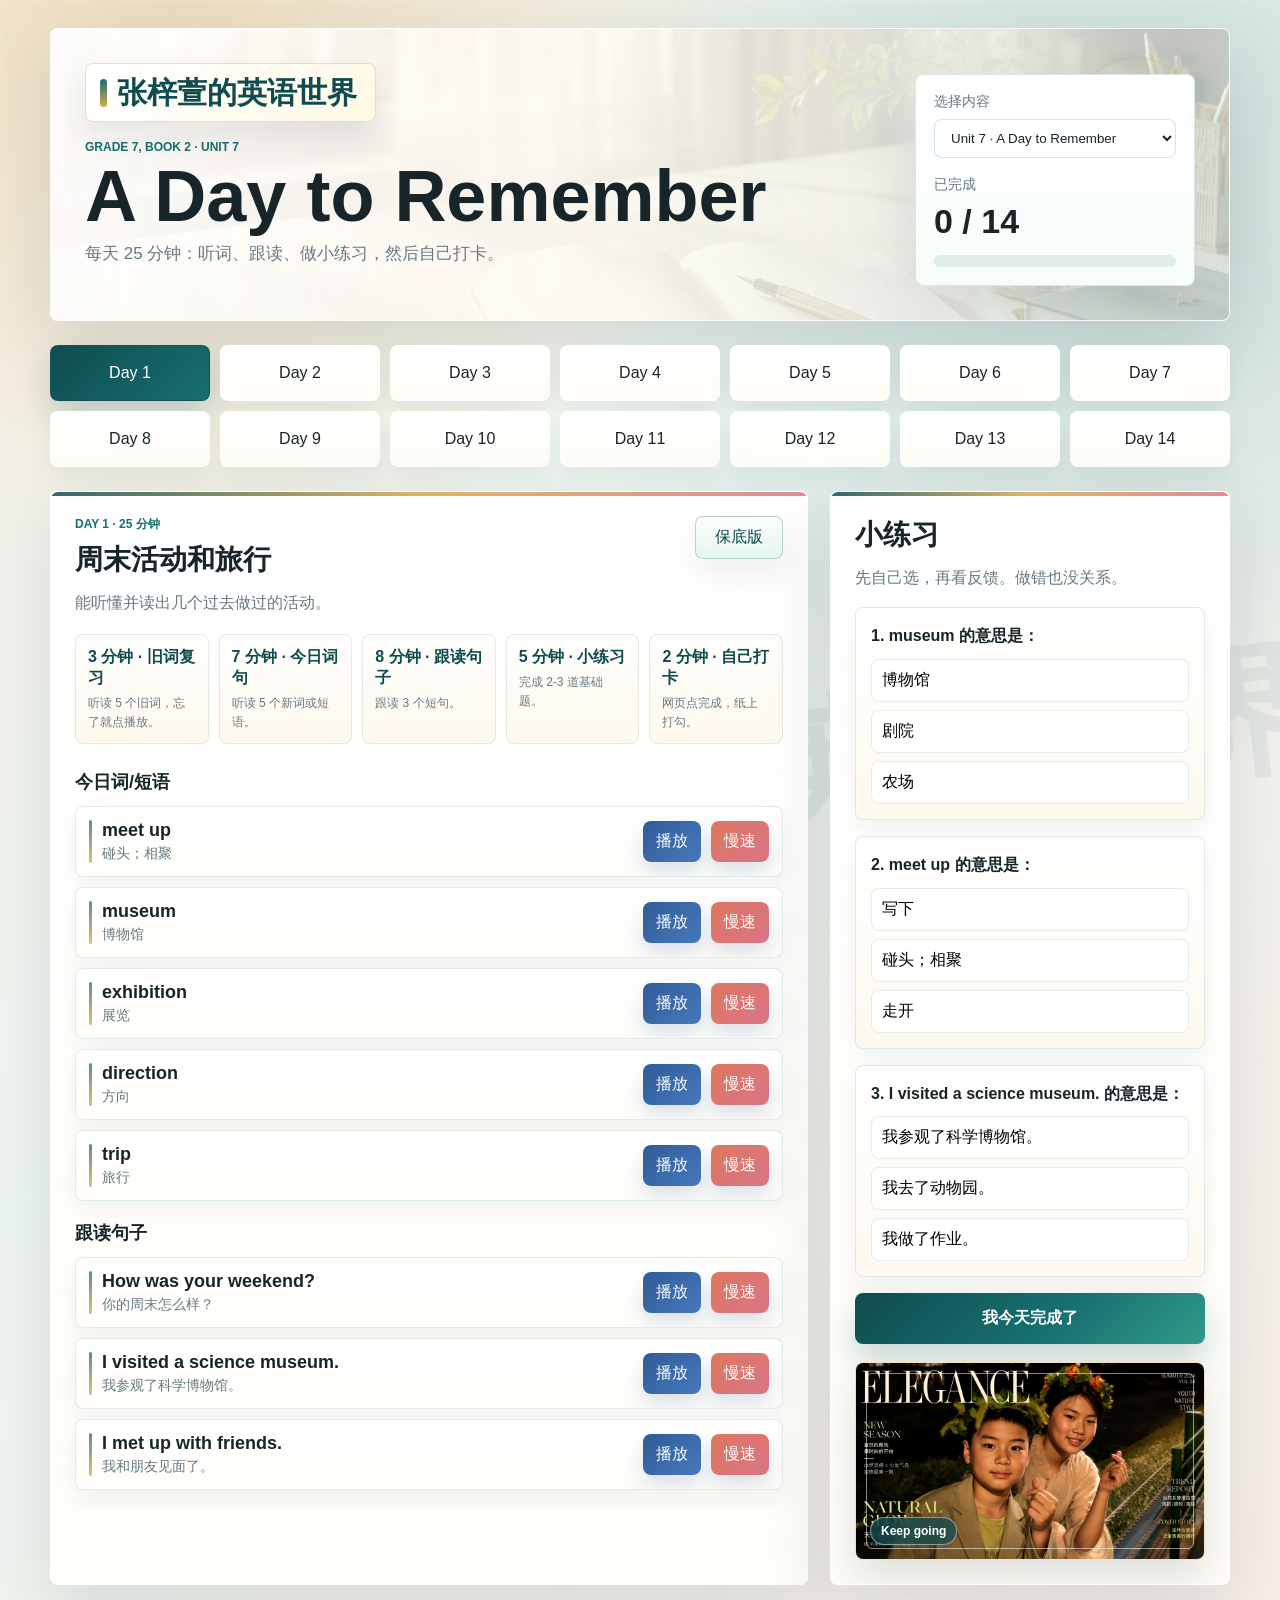
<file: web/index.html>
<!doctype html>
<html lang="zh-CN">
  <head>
    <meta charset="utf-8">
    <meta name="viewport" content="width=device-width, initial-scale=1">
    <title>English Check-in</title>
    <link rel="preload" href="assets/premium-study-bg-v2.jpg" as="image">
    <link rel="stylesheet" href="styles.css">
  </head>
  <body>
    <main class="app-shell">
      <header class="hero">
        <div>
          <p class="brand-banner">张梓萱的英语世界</p>
          <p class="eyebrow" id="unitMeta">Grade 7</p>
          <h1 id="unitTitle">English Check-in</h1>
          <p class="hero-copy" id="unitCopy">每天 25 分钟：听词、跟读、做 3 道小题，然后自己打卡。</p>
        </div>
        <div class="progress-panel" aria-label="学习进度">
          <label class="unit-picker-label" for="unitPicker">选择内容</label>
          <select id="unitPicker" class="unit-picker"></select>
          <span class="progress-label">已完成</span>
          <strong id="doneCount">0 / 7</strong>
          <div class="progress-track"><span id="progressBar"></span></div>
        </div>
      </header>

      <section class="day-tabs" id="dayTabs" aria-label="选择学习天数"></section>

      <section class="today-layout">
        <article class="lesson-card">
          <div class="lesson-heading">
            <div>
              <p class="eyebrow" id="lessonMeta">Day 1</p>
              <h2 id="lessonTitle">加载中</h2>
            </div>
            <button class="ghost-button" id="fallbackButton" type="button">保底版</button>
          </div>

          <p class="goal" id="lessonGoal"></p>
          <div class="fallback-panel" id="fallbackPanel" hidden></div>

          <div class="routine" id="routine"></div>

          <section class="block" id="reviewBlock" hidden>
            <h3>旧词复习</h3>
            <div class="chip-row" id="reviewList"></div>
          </section>

          <section class="block">
            <h3>今日词/短语</h3>
            <div class="item-list" id="termList"></div>
          </section>

          <section class="block">
            <h3>跟读句子</h3>
            <div class="item-list" id="sentenceList"></div>
          </section>
        </article>

        <aside class="practice-card">
          <h2>小练习</h2>
          <p class="practice-note">先自己选，再看反馈。做错也没关系。</p>
          <div id="quizList"></div>
          <button class="complete-button" id="completeButton" type="button">我今天完成了</button>
          <p class="complete-note" id="completeNote"></p>
          <figure class="web-photo-card">
            <img src="../print/assets/zixuan-cover.jpg" alt="张梓萱的英语学习照片">
          </figure>
        </aside>
      </section>
    </main>

    <div class="celebration" id="celebration" aria-hidden="true" aria-live="polite"></div>

    <script src="data/all-units.js"></script>
    <script src="app.js"></script>
  </body>
</html>
</file>
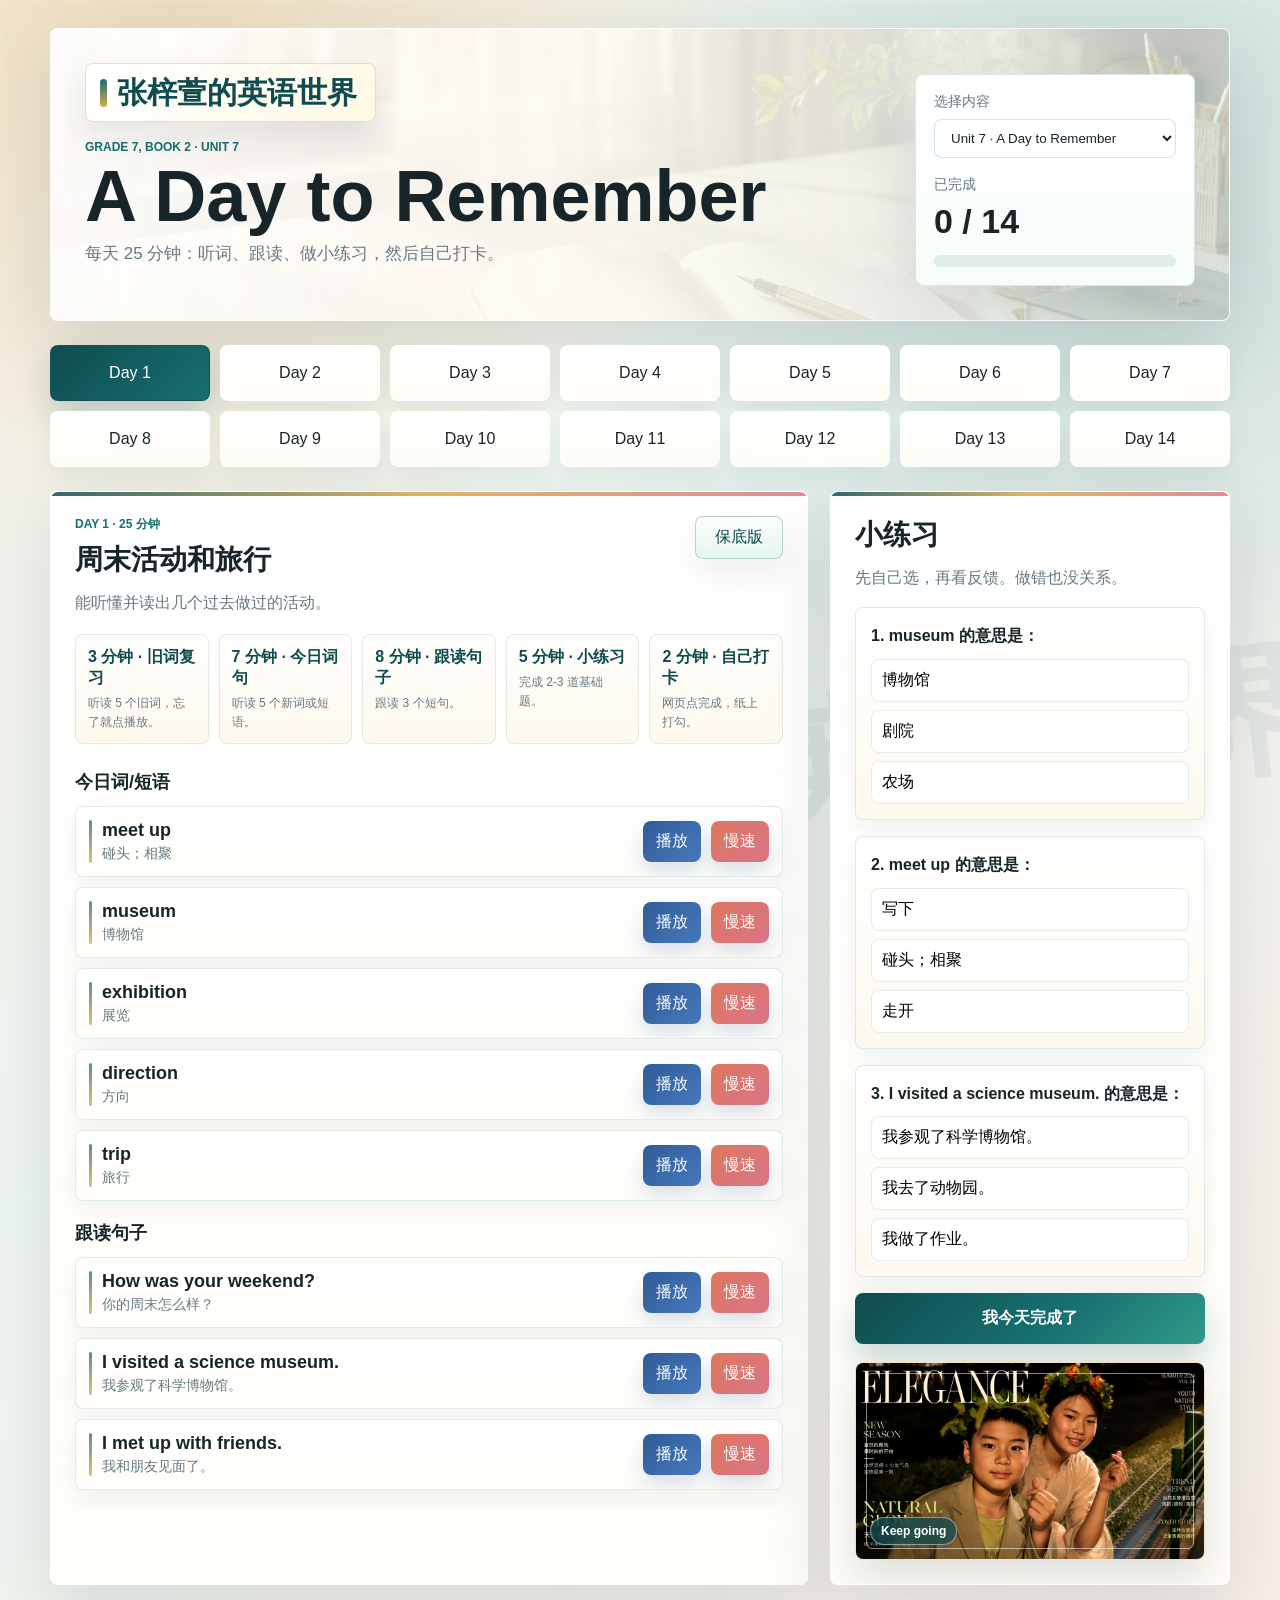
<file: English-Checkin.html>
<!doctype html>
<html lang="zh-CN">
  <head>
    <meta charset="utf-8">
    <meta name="viewport" content="width=device-width, initial-scale=1">
    <title>English Check-in</title>
    <link rel="preload" href="assets/premium-study-bg-v2.jpg" as="image">
    <style>
:root {
  --ink: #17252b;
  --muted: #667983;
  --paper: #fbf7ee;
  --surface: rgba(255, 255, 255, 0.88);
  --surface-strong: #ffffff;
  --line: rgba(45, 83, 86, 0.16);
  --teal: #176f70;
  --teal-deep: #0f4c51;
  --teal-soft: #e6f4ef;
  --gold: #d8a84f;
  --gold-soft: #fff4d7;
  --coral: #df765d;
  --blue: #355f9d;
  --rose: #d97688;
  --rose-soft: #ffe8ed;
  --mint: #c8eadb;
  --shadow: 0 24px 70px rgba(23, 37, 43, 0.13);
  --shadow-soft: 0 14px 34px rgba(23, 37, 43, 0.08);
}

* {
  box-sizing: border-box;
}

body {
  position: relative;
  margin: 0;
  overflow-x: hidden;
  color: var(--ink);
  background:
    radial-gradient(circle at 14% 0%, rgba(216, 168, 79, 0.28), transparent 29%),
    radial-gradient(circle at 88% 12%, rgba(23, 111, 112, 0.18), transparent 32%),
    linear-gradient(135deg, #f7f1e7 0%, #eef6f2 42%, #f8efe8 100%);
  font-family: "Microsoft YaHei", "Segoe UI", sans-serif;
}

body::before {
  content: "张梓萱的英语世界";
  position: fixed;
  right: -34px;
  bottom: 28px;
  z-index: -1;
  color: rgba(15, 76, 81, 0.06);
  font-size: clamp(48px, 11vw, 160px);
  font-weight: 900;
  letter-spacing: 0;
  transform: rotate(-7deg);
  white-space: nowrap;
}

body::after {
  content: "";
  position: fixed;
  inset: 0;
  z-index: -2;
  pointer-events: none;
  background:
    linear-gradient(rgba(255, 255, 255, 0.26) 1px, transparent 1px),
    linear-gradient(90deg, rgba(255, 255, 255, 0.22) 1px, transparent 1px);
  background-size: 44px 44px;
  mask-image: linear-gradient(to bottom, rgba(0, 0, 0, 0.52), transparent 72%);
}

button {
  font: inherit;
}

button,
select {
  -webkit-tap-highlight-color: transparent;
}

button:focus-visible,
select:focus-visible {
  outline: 3px solid rgba(216, 168, 79, 0.55);
  outline-offset: 3px;
}

[hidden] {
  display: none !important;
}

button,
.learn-item,
.routine-step,
.quiz-item,
.web-photo-card {
  transition:
    transform 160ms ease,
    border-color 160ms ease,
    box-shadow 160ms ease,
    background-color 160ms ease;
}

.app-shell {
  width: min(1180px, calc(100% - 32px));
  margin: 0 auto;
  padding: 28px 0 46px;
}

.hero {
  position: relative;
  overflow: hidden;
  display: grid;
  grid-template-columns: 1fr minmax(220px, 280px);
  gap: 24px;
  align-items: end;
  min-height: 280px;
  border: 1px solid rgba(255, 255, 255, 0.74);
  border-radius: 8px;
  background:
    linear-gradient(100deg, rgba(255, 255, 255, 0.94) 0%, rgba(255, 250, 239, 0.82) 44%, rgba(236, 247, 242, 0.74) 100%),
    radial-gradient(circle at 78% 18%, rgba(216, 168, 79, 0.24), transparent 28%),
    radial-gradient(circle at 88% 80%, rgba(23, 111, 112, 0.16), transparent 26%);
  box-shadow: var(--shadow);
  padding: 34px;
}

.hero::before {
  content: "";
  position: absolute;
  inset: 0;
  z-index: 0;
  background:
    radial-gradient(circle at 78% 18%, rgba(255, 255, 255, 0.72), transparent 20%),
    linear-gradient(90deg, rgba(255, 255, 255, 0.9), rgba(255, 255, 255, 0.28)),
    url("assets/premium-study-bg-v2.jpg");
  background-position: center;
  background-size: cover;
  opacity: 0.34;
}

.hero::after {
  content: "";
  position: absolute;
  right: 34px;
  top: 28px;
  width: 118px;
  height: 118px;
  border: 1px solid rgba(216, 168, 79, 0.38);
  border-radius: 50%;
  background: radial-gradient(circle, rgba(255, 255, 255, 0.74), rgba(216, 168, 79, 0.12) 62%, transparent 63%);
  opacity: 0.86;
}

.hero > * {
  position: relative;
  z-index: 1;
}

.hero > div:first-child,
.progress-panel,
.day-tabs,
.lesson-card,
.practice-card {
  animation: softRise 620ms ease both;
}

.progress-panel {
  animation-delay: 80ms;
}

.day-tabs {
  animation-delay: 130ms;
}

.lesson-card {
  animation-delay: 190ms;
}

.practice-card {
  animation-delay: 250ms;
}

.eyebrow {
  margin: 0 0 8px;
  color: var(--teal);
  font-size: 12px;
  font-weight: 700;
  letter-spacing: 0;
  text-transform: uppercase;
}

.brand-banner {
  position: relative;
  display: inline-flex;
  align-items: center;
  gap: 10px;
  margin: 0 0 18px;
  border: 1px solid rgba(216, 168, 79, 0.38);
  border-radius: 8px;
  background:
    linear-gradient(135deg, rgba(255, 255, 255, 0.96), rgba(255, 247, 226, 0.9)),
    #fff;
  color: var(--teal-deep);
  padding: 12px 18px 12px 14px;
  font-size: clamp(20px, 3vw, 30px);
  font-weight: 900;
  line-height: 1.1;
  box-shadow: 0 16px 32px rgba(23, 37, 43, 0.11);
  isolation: isolate;
  overflow: hidden;
}

.brand-banner::before {
  content: "";
  width: 7px;
  height: 28px;
  border-radius: 999px;
  background: linear-gradient(180deg, var(--teal), var(--gold));
  flex: 0 0 auto;
}

.brand-banner::after {
  content: "";
  position: absolute;
  inset: 0 auto 0 -70px;
  z-index: -1;
  width: 58px;
  background: linear-gradient(100deg, transparent, rgba(255, 255, 255, 0.72), transparent);
  animation: badgeShine 5s ease-in-out infinite;
}

h1,
h2,
h3,
p {
  margin-top: 0;
}

h1 {
  margin-bottom: 10px;
  max-width: 780px;
  font-size: clamp(38px, 6vw, 72px);
  line-height: 0.95;
  letter-spacing: 0;
}

h2 {
  margin-bottom: 10px;
  font-size: 28px;
  letter-spacing: 0;
}

h3 {
  margin-bottom: 12px;
  font-size: 18px;
  letter-spacing: 0;
}

.hero-copy,
.goal,
.practice-note,
.complete-note {
  color: var(--muted);
  line-height: 1.7;
}

.hero-copy {
  max-width: 620px;
  font-size: 17px;
}

.fallback-panel {
  display: grid;
  gap: 8px;
  margin: 16px 0 20px;
  border: 1px solid rgba(233, 108, 76, 0.45);
  border-radius: 8px;
  background: #fff0ea;
  padding: 14px;
}

.fallback-panel strong {
  color: #87381f;
}

.fallback-panel span {
  color: var(--ink);
  line-height: 1.6;
}

.fallback-panel button {
  justify-self: start;
  border: 0;
  border-radius: 8px;
  background: var(--coral);
  color: #ffffff;
  cursor: pointer;
  padding: 10px 12px;
}

.progress-panel,
.lesson-card,
.practice-card {
  border: 1px solid rgba(255, 255, 255, 0.72);
  border-radius: 8px;
  background:
    linear-gradient(180deg, rgba(255, 255, 255, 0.94), rgba(255, 253, 247, 0.86)),
    var(--surface);
  box-shadow: var(--shadow);
  backdrop-filter: blur(18px);
}

.progress-panel {
  padding: 18px;
  border-color: rgba(23, 111, 112, 0.16);
  background:
    linear-gradient(180deg, rgba(255, 255, 255, 0.94), rgba(245, 252, 248, 0.88)),
    #ffffff;
}

.progress-label {
  display: block;
  margin-bottom: 8px;
  color: var(--muted);
  font-size: 14px;
}

.unit-picker-label {
  display: block;
  margin-bottom: 8px;
  color: var(--muted);
  font-size: 14px;
}

.unit-picker {
  width: 100%;
  margin-bottom: 18px;
  border: 1px solid rgba(23, 111, 112, 0.18);
  border-radius: 8px;
  background: rgba(255, 255, 255, 0.78);
  color: var(--ink);
  padding: 10px 12px;
  box-shadow: inset 0 1px 0 rgba(255, 255, 255, 0.78);
}

.progress-panel strong {
  display: block;
  margin-bottom: 14px;
  font-size: 34px;
}

.progress-track {
  height: 12px;
  overflow: hidden;
  border-radius: 999px;
  background: rgba(23, 111, 112, 0.11);
}

.progress-track span {
  display: block;
  width: 0%;
  height: 100%;
  border-radius: inherit;
  background: linear-gradient(90deg, var(--teal-deep), var(--teal), var(--gold));
  transition: width 680ms cubic-bezier(0.22, 1, 0.36, 1);
}

.progress-track.progress-bump {
  animation: progressBump 520ms ease;
}

.day-tabs {
  display: grid;
  grid-template-columns: repeat(7, minmax(0, 1fr));
  gap: 10px;
  margin: 24px 0;
}

.day-tab {
  position: relative;
  overflow: hidden;
  min-height: 56px;
  border: 1px solid rgba(255, 255, 255, 0.72);
  border-radius: 8px;
  color: var(--ink);
  background:
    linear-gradient(180deg, rgba(255, 255, 255, 0.94), rgba(255, 252, 244, 0.84)),
    var(--surface);
  cursor: pointer;
  box-shadow: 0 10px 24px rgba(23, 37, 43, 0.06);
}

.day-tab:hover {
  border-color: rgba(216, 168, 79, 0.56);
  box-shadow: 0 14px 30px rgba(23, 37, 43, 0.11);
  transform: translateY(-2px);
}

.day-tab.active {
  border-color: rgba(15, 76, 81, 0.6);
  color: #ffffff;
  background: linear-gradient(135deg, var(--teal-deep), var(--teal));
  box-shadow: 0 16px 34px rgba(15, 76, 81, 0.22);
}

.day-tab.done {
  border-color: rgba(216, 168, 79, 0.62);
  background: linear-gradient(135deg, #fff7dc, #ffffff);
}

.day-tab.done.active {
  background: linear-gradient(135deg, var(--teal), #2fa092);
}

.day-tab.done::before {
  content: "";
  position: absolute;
  top: 7px;
  right: 8px;
  width: 10px;
  height: 10px;
  background: var(--gold);
  clip-path: polygon(50% 0%, 62% 34%, 98% 35%, 69% 56%, 79% 91%, 50% 70%, 21% 91%, 31% 56%, 2% 35%, 38% 34%);
}

.day-tab.done::after {
  content: "完成";
  display: block;
  margin-top: 2px;
  font-size: 12px;
  color: inherit;
}

.today-layout {
  display: grid;
  grid-template-columns: minmax(0, 1fr) minmax(340px, 400px);
  gap: 22px;
}

.lesson-card,
.practice-card {
  position: relative;
  overflow: hidden;
  padding: 24px;
}

.lesson-card::before,
.practice-card::before {
  content: "";
  position: absolute;
  inset: 0 0 auto;
  height: 4px;
  background: linear-gradient(90deg, var(--teal-deep), var(--gold), var(--rose));
  opacity: 0.84;
}

.lesson-heading {
  display: flex;
  justify-content: space-between;
  gap: 16px;
  align-items: start;
}

.ghost-button {
  min-width: 88px;
  border: 1px solid rgba(23, 111, 112, 0.28);
  border-radius: 8px;
  color: var(--teal-deep);
  background:
    linear-gradient(180deg, rgba(255, 255, 255, 0.9), rgba(230, 244, 239, 0.9)),
    var(--teal-soft);
  cursor: pointer;
  padding: 10px 12px;
  box-shadow: var(--shadow-soft);
}

.routine {
  display: grid;
  grid-template-columns: repeat(5, minmax(0, 1fr));
  gap: 10px;
  margin: 18px 0 26px;
}

.routine-step {
  border: 1px solid rgba(23, 111, 112, 0.12);
  border-radius: 8px;
  padding: 12px;
  background:
    linear-gradient(180deg, rgba(255, 255, 255, 0.84), rgba(255, 250, 237, 0.72)),
    var(--paper);
}

.routine-step:hover,
.learn-item:hover,
.review-audio:hover,
.quiz-item:hover,
.web-photo-card:hover {
  border-color: rgba(25, 124, 122, 0.32);
  box-shadow: 0 12px 24px rgba(37, 49, 59, 0.09);
  transform: translateY(-2px);
}

.routine-step strong {
  display: block;
  margin-bottom: 4px;
  color: var(--teal-deep);
}

.routine-step span {
  color: var(--muted);
  font-size: 12px;
}

.block {
  margin-top: 20px;
}

.chip-row {
  display: grid;
  grid-template-columns: repeat(5, minmax(0, 1fr));
  gap: 8px;
}

.chip {
  border-radius: 999px;
  background: #edf1f5;
  padding: 8px 12px;
  font-size: 14px;
}

.review-audio {
  position: relative;
  overflow: hidden;
  min-height: 70px;
  border: 1px solid rgba(23, 111, 112, 0.13);
  border-radius: 8px;
  background: rgba(255, 255, 255, 0.86);
  color: var(--ink);
  cursor: pointer;
  padding: 10px;
  text-align: left;
}

.review-audio.is-playing {
  border-color: var(--gold);
  background: #fff8dd;
  animation: tinyPop 420ms ease;
}

.review-audio strong {
  display: block;
  font-size: 15px;
}

.review-audio span {
  display: block;
  margin-top: 5px;
  color: var(--muted);
  font-size: 12px;
}

.item-list {
  display: grid;
  gap: 10px;
}

.learn-item {
  position: relative;
  overflow: hidden;
  display: grid;
  grid-template-columns: 3px minmax(0, 1fr) auto auto;
  gap: 10px;
  align-items: center;
  border: 1px solid rgba(23, 111, 112, 0.13);
  border-radius: 8px;
  padding: 13px;
  background:
    linear-gradient(180deg, rgba(255, 255, 255, 0.96), rgba(255, 253, 248, 0.9)),
    #ffffff;
  box-shadow: 0 10px 26px rgba(23, 37, 43, 0.055);
}

.learn-item::before {
  content: "";
  width: 3px;
  align-self: stretch;
  border-radius: 999px;
  background: linear-gradient(180deg, var(--teal), var(--gold));
  grid-row: 1 / -1;
  grid-column: 1;
  opacity: 0.75;
}

.learn-item > div {
  grid-column: 2;
}

.learn-item.is-playing {
  border-color: var(--gold);
  background: linear-gradient(135deg, #fffdf6, #fff7d8);
  box-shadow: 0 12px 26px rgba(244, 185, 66, 0.18);
}

.learn-item.is-playing::after,
.review-audio.is-playing::after {
  content: "";
  position: absolute;
  top: 10px;
  right: 12px;
  width: 12px;
  height: 12px;
  background: var(--gold);
  clip-path: polygon(50% 0%, 62% 34%, 98% 35%, 69% 56%, 79% 91%, 50% 70%, 21% 91%, 31% 56%, 2% 35%, 38% 34%);
  animation: sparkleTwinkle 900ms ease-in-out infinite;
}

.learn-item strong {
  display: block;
  font-size: 18px;
}

.learn-item span {
  display: block;
  margin-top: 4px;
  color: var(--muted);
  font-size: 14px;
}

.audio-button {
  border: 0;
  border-radius: 8px;
  background: linear-gradient(135deg, #2f5c96, #4779bd);
  color: white;
  cursor: pointer;
  padding: 10px 13px;
  box-shadow: 0 10px 20px rgba(53, 95, 157, 0.18);
}

.audio-button:hover,
.ghost-button:hover,
.fallback-panel button:hover,
.complete-button:hover {
  filter: brightness(1.04);
  transform: translateY(-1px);
}

.audio-button:active,
.ghost-button:active,
.fallback-panel button:active,
.complete-button:active,
.day-tab:active,
.choice:active {
  transform: translateY(0) scale(0.98);
}

.audio-button.is-playing {
  background: linear-gradient(135deg, var(--blue), #5d8ad0);
  animation: audioPulse 720ms ease-in-out infinite;
}

.audio-button.slow {
  background: linear-gradient(135deg, var(--coral), var(--rose));
}

.audio-button.slow.is-playing {
  background: linear-gradient(135deg, var(--coral), var(--rose));
}

.quiz-item {
  margin-bottom: 16px;
  border: 1px solid rgba(23, 111, 112, 0.13);
  border-radius: 8px;
  padding: 15px;
  background:
    linear-gradient(180deg, rgba(255, 255, 255, 0.92), rgba(255, 250, 240, 0.76)),
    var(--paper);
  box-shadow: 0 10px 24px rgba(23, 37, 43, 0.055);
}

.quiz-item.answered-correct {
  border-color: rgba(25, 124, 122, 0.42);
  background: linear-gradient(135deg, var(--paper), #f3fff9);
}

.quiz-item.answered-wrong {
  border-color: rgba(233, 108, 76, 0.35);
  background: linear-gradient(135deg, var(--paper), #fff6f2);
}

.quiz-prompt {
  margin-bottom: 10px;
  font-weight: 700;
  line-height: 1.6;
}

.choice {
  display: flex;
  align-items: center;
  justify-content: space-between;
  gap: 10px;
  width: 100%;
  margin-top: 8px;
  border: 1px solid rgba(23, 111, 112, 0.12);
  border-radius: 8px;
  background: rgba(255, 255, 255, 0.88);
  cursor: pointer;
  padding: 10px;
  text-align: left;
}

.choice:hover {
  border-color: rgba(63, 111, 181, 0.35);
  box-shadow: 0 8px 18px rgba(37, 49, 59, 0.07);
}

.choice.correct {
  border-color: var(--teal);
  background: linear-gradient(135deg, var(--teal-soft), #f5fff9);
  animation: answerPop 360ms ease;
}

.choice.correct::after {
  content: "答对啦";
  flex: 0 0 auto;
  border-radius: 999px;
  background: #ffffff;
  color: var(--teal);
  padding: 3px 8px;
  font-size: 12px;
  font-weight: 700;
}

.choice.wrong {
  border-color: var(--coral);
  background: linear-gradient(135deg, #fff0ea, #fffaf6);
  animation: gentleShake 260ms ease;
}

.choice.wrong::after {
  content: "再试一次";
  flex: 0 0 auto;
  border-radius: 999px;
  background: #ffffff;
  color: #a3462b;
  padding: 3px 8px;
  font-size: 12px;
  font-weight: 700;
}

.complete-button {
  width: 100%;
  border: 0;
  border-radius: 8px;
  background:
    linear-gradient(135deg, var(--teal-deep), var(--teal) 56%, #2f9a8a),
    var(--teal);
  color: #ffffff;
  cursor: pointer;
  padding: 15px 16px;
  font-weight: 700;
  box-shadow: 0 16px 32px rgba(15, 76, 81, 0.22);
}

.complete-button.is-celebrating {
  animation: completeGlow 850ms ease;
}

.complete-note {
  margin: 12px 0 0;
  text-align: center;
}

.web-photo-card {
  position: relative;
  margin: 18px 0 0;
  border: 1px solid rgba(216, 168, 79, 0.32);
  border-radius: 8px;
  overflow: hidden;
  background:
    linear-gradient(135deg, rgba(255, 255, 255, 0.95), rgba(255, 247, 226, 0.88)),
    #fff;
  box-shadow: 0 18px 40px rgba(23, 37, 43, 0.14);
}

.web-photo-card::before {
  content: "";
  position: absolute;
  inset: 10px;
  z-index: 1;
  border: 1px solid rgba(255, 255, 255, 0.52);
  border-radius: 6px;
  pointer-events: none;
}

.web-photo-card::after {
  content: "Keep going";
  position: absolute;
  left: 14px;
  bottom: 14px;
  z-index: 2;
  border: 1px solid rgba(255, 255, 255, 0.46);
  border-radius: 999px;
  background: rgba(15, 76, 81, 0.72);
  color: #ffffff;
  padding: 6px 10px;
  font-size: 12px;
  font-weight: 700;
  backdrop-filter: blur(10px);
}

.web-photo-card img {
  display: block;
  width: 100%;
  aspect-ratio: 16 / 9;
  object-fit: cover;
  filter: saturate(1.04) contrast(1.03);
}

.celebration {
  position: fixed;
  inset: 0;
  z-index: 50;
  display: grid;
  place-items: center;
  pointer-events: none;
  opacity: 0;
  transition: opacity 180ms ease;
}

.celebration.show {
  opacity: 1;
}

.celebration-card {
  min-width: min(320px, calc(100vw - 48px));
  border: 1px solid rgba(216, 168, 79, 0.5);
  border-radius: 8px;
  background:
    linear-gradient(135deg, rgba(255, 255, 255, 0.96), rgba(255, 246, 226, 0.96)),
    #ffffff;
  box-shadow: 0 24px 60px rgba(37, 49, 59, 0.2);
  padding: 20px 24px;
  text-align: center;
  animation: celebrationCard 1200ms ease both;
}

.celebration-card strong {
  display: block;
  color: var(--teal-deep);
  font-size: 26px;
  line-height: 1.2;
}

.celebration-card span {
  display: block;
  margin-top: 8px;
  color: var(--muted);
  line-height: 1.5;
}

.celebration-spark {
  position: absolute;
  left: 50%;
  top: 50%;
  width: var(--size, 10px);
  height: var(--size, 10px);
  background: var(--color, var(--gold));
  clip-path: polygon(50% 0%, 62% 34%, 98% 35%, 69% 56%, 79% 91%, 50% 70%, 21% 91%, 31% 56%, 2% 35%, 38% 34%);
  animation: sparkleBurst 920ms ease-out forwards;
}

@keyframes softRise {
  from {
    opacity: 0;
    transform: translateY(16px);
  }
  to {
    opacity: 1;
    transform: translateY(0);
  }
}

@keyframes badgeShine {
  0%,
  48% {
    transform: translateX(0);
  }
  62%,
  100% {
    transform: translateX(420px);
  }
}

@keyframes progressBump {
  0%,
  100% {
    transform: scaleY(1);
  }
  45% {
    transform: scaleY(1.35);
  }
}

@keyframes tinyPop {
  0% {
    transform: scale(1);
  }
  50% {
    transform: scale(1.02);
  }
  100% {
    transform: scale(1);
  }
}

@keyframes sparkleTwinkle {
  0%,
  100% {
    transform: rotate(0deg) scale(0.88);
    opacity: 0.7;
  }
  50% {
    transform: rotate(18deg) scale(1.18);
    opacity: 1;
  }
}

@keyframes audioPulse {
  0%,
  100% {
    box-shadow: 0 0 0 0 rgba(63, 111, 181, 0.26);
  }
  50% {
    box-shadow: 0 0 0 7px rgba(63, 111, 181, 0);
  }
}

@keyframes answerPop {
  0% {
    transform: scale(1);
  }
  50% {
    transform: scale(1.015);
  }
  100% {
    transform: scale(1);
  }
}

@keyframes gentleShake {
  0%,
  100% {
    transform: translateX(0);
  }
  33% {
    transform: translateX(-3px);
  }
  66% {
    transform: translateX(3px);
  }
}

@keyframes completeGlow {
  0%,
  100% {
    box-shadow: none;
  }
  45% {
    box-shadow: 0 0 0 8px rgba(244, 185, 66, 0.18), 0 12px 24px rgba(25, 124, 122, 0.18);
  }
}

@keyframes celebrationCard {
  0% {
    opacity: 0;
    transform: translateY(14px) scale(0.94);
  }
  18%,
  78% {
    opacity: 1;
    transform: translateY(0) scale(1);
  }
  100% {
    opacity: 0;
    transform: translateY(-8px) scale(0.98);
  }
}

@keyframes sparkleBurst {
  from {
    opacity: 1;
    transform: translate(-50%, -50%) rotate(0deg) scale(0.8);
  }
  to {
    opacity: 0;
    transform: translate(calc(-50% + var(--x)), calc(-50% + var(--y))) rotate(var(--r)) scale(0.2);
  }
}

@media (prefers-reduced-motion: reduce) {
  *,
  *::before,
  *::after {
    animation-duration: 1ms !important;
    animation-iteration-count: 1 !important;
    scroll-behavior: auto !important;
    transition-duration: 1ms !important;
  }
}

@media (max-width: 860px) {
  .hero,
  .today-layout {
    grid-template-columns: 1fr;
  }

  .hero {
    min-height: auto;
    padding: 24px;
  }

  .day-tabs {
    grid-template-columns: repeat(4, minmax(0, 1fr));
  }

  .routine {
    grid-template-columns: repeat(2, minmax(0, 1fr));
  }

  .chip-row {
    grid-template-columns: repeat(2, minmax(0, 1fr));
  }
}

@media (max-width: 560px) {
  .app-shell {
    width: min(100% - 20px, 1120px);
    padding-top: 18px;
  }

  .hero {
    padding: 18px;
  }

  .day-tabs {
    grid-template-columns: repeat(2, minmax(0, 1fr));
  }

  .learn-item {
    grid-template-columns: 3px 1fr;
  }

  .learn-item .audio-button {
    grid-column: 2;
    justify-self: start;
  }

  .chip-row {
    grid-template-columns: 1fr;
  }
}

    </style>
  </head>
  <body>
    <main class="app-shell">
      <header class="hero">
        <div>
          <p class="brand-banner">张梓萱的英语世界</p>
          <p class="eyebrow" id="unitMeta">Grade 7</p>
          <h1 id="unitTitle">English Check-in</h1>
          <p class="hero-copy" id="unitCopy">每天 25 分钟：听词、跟读、做 3 道小题，然后自己打卡。</p>
        </div>
        <div class="progress-panel" aria-label="学习进度">
          <label class="unit-picker-label" for="unitPicker">选择内容</label>
          <select id="unitPicker" class="unit-picker"></select>
          <span class="progress-label">已完成</span>
          <strong id="doneCount">0 / 7</strong>
          <div class="progress-track"><span id="progressBar"></span></div>
        </div>
      </header>

      <section class="day-tabs" id="dayTabs" aria-label="选择学习天数"></section>

      <section class="today-layout">
        <article class="lesson-card">
          <div class="lesson-heading">
            <div>
              <p class="eyebrow" id="lessonMeta">Day 1</p>
              <h2 id="lessonTitle">加载中</h2>
            </div>
            <button class="ghost-button" id="fallbackButton" type="button">保底版</button>
          </div>

          <p class="goal" id="lessonGoal"></p>
          <div class="fallback-panel" id="fallbackPanel" hidden></div>

          <div class="routine" id="routine"></div>

          <section class="block" id="reviewBlock" hidden>
            <h3>旧词复习</h3>
            <div class="chip-row" id="reviewList"></div>
          </section>

          <section class="block">
            <h3>今日词/短语</h3>
            <div class="item-list" id="termList"></div>
          </section>

          <section class="block">
            <h3>跟读句子</h3>
            <div class="item-list" id="sentenceList"></div>
          </section>
        </article>

        <aside class="practice-card">
          <h2>小练习</h2>
          <p class="practice-note">先自己选，再看反馈。做错也没关系。</p>
          <div id="quizList"></div>
          <button class="complete-button" id="completeButton" type="button">我今天完成了</button>
          <p class="complete-note" id="completeNote"></p>
          <figure class="web-photo-card">
            <img src="print/assets/zixuan-cover.jpg" alt="张梓萱的英语学习照片">
          </figure>
        </aside>
      </section>
    </main>

    <div class="celebration" id="celebration" aria-hidden="true" aria-live="polite"></div>

    <script>
      window.ENGLISH_CHECKIN_AUDIO_PREFIX = "web/";
window.CHECKIN_STATIC = {
  "manifest": {
    "defaultUnit": "unit7",
    "units": [
      {
        "id": "unit7",
        "label": "Unit 7",
        "title": "A Day to Remember",
        "status": "ready",
        "data": "data/units/unit7.json"
      }
    ]
  },
  "units": {
    "unit7": {
      "id": "unit7",
      "unit": "Unit 7",
      "title": "A Day to Remember",
      "level": "Grade 7, Book 2",
      "duration": "14 days",
      "dailyMinutes": 25,
      "voice": {
        "name": "en-US-JennyNeural",
        "rate": "-15%"
      },
      "routine": [
        {
          "minutes": 3,
          "label": "旧词复习",
          "detail": "听读 5 个旧词，忘了就点播放。"
        },
        {
          "minutes": 7,
          "label": "今日词句",
          "detail": "听读 5 个新词或短语。"
        },
        {
          "minutes": 8,
          "label": "跟读句子",
          "detail": "跟读 3 个短句。"
        },
        {
          "minutes": 5,
          "label": "小练习",
          "detail": "完成 2-3 道基础题。"
        },
        {
          "minutes": 2,
          "label": "自己打卡",
          "detail": "网页点完成，纸上打勾。"
        }
      ],
      "days": [
        {
          "id": "day-01",
          "day": 1,
          "title": "周末活动和旅行",
          "goal": "能听懂并读出几个过去做过的活动。",
          "fallback": "听读 3 个词和 1 个句子，也算完成。",
          "review": [],
          "terms": [
            {
              "english": "meet up",
              "chinese": "碰头；相聚",
              "audio": "audio/unit7/day-01/term-01-meet-up.mp3"
            },
            {
              "english": "museum",
              "chinese": "博物馆",
              "audio": "audio/unit7/day-01/term-02-museum.mp3"
            },
            {
              "english": "exhibition",
              "chinese": "展览",
              "audio": "audio/unit7/day-01/term-03-exhibition.mp3"
            },
            {
              "english": "direction",
              "chinese": "方向",
              "audio": "audio/unit7/day-01/term-04-direction.mp3"
            },
            {
              "english": "trip",
              "chinese": "旅行",
              "audio": "audio/unit7/day-01/term-05-trip.mp3"
            }
          ],
          "sentences": [
            {
              "english": "How was your weekend?",
              "chinese": "你的周末怎么样？",
              "audio": "audio/unit7/day-01/sentence-01-how-was-your-weekend.mp3"
            },
            {
              "english": "I visited a science museum.",
              "chinese": "我参观了科学博物馆。",
              "audio": "audio/unit7/day-01/sentence-02-i-visited-a-science-museum.mp3"
            },
            {
              "english": "I met up with friends.",
              "chinese": "我和朋友见面了。",
              "audio": "audio/unit7/day-01/sentence-03-i-met-up-with-friends.mp3"
            }
          ],
          "quiz": [
            {
              "prompt": "museum 的意思是：",
              "choices": [
                "博物馆",
                "剧院",
                "农场"
              ],
              "answer": 0
            },
            {
              "prompt": "meet up 的意思是：",
              "choices": [
                "写下",
                "碰头；相聚",
                "走开"
              ],
              "answer": 1
            },
            {
              "prompt": "I visited a science museum. 的意思是：",
              "choices": [
                "我参观了科学博物馆。",
                "我去了动物园。",
                "我做了作业。"
              ],
              "answer": 0
            }
          ]
        },
        {
          "id": "day-02",
          "day": 2,
          "title": "污水处理厂",
          "goal": "认识 wastewater plant 相关词，能理解课本对话大意。",
          "fallback": "听读 3 个词和 1 个句子，也算完成。",
          "review": [
            "meet up",
            "museum",
            "exhibition",
            "direction",
            "trip"
          ],
          "terms": [
            {
              "english": "wastewater",
              "chinese": "废水",
              "audio": "audio/unit7/day-02/term-01-wastewater.mp3"
            },
            {
              "english": "plant",
              "chinese": "工厂",
              "audio": "audio/unit7/day-02/term-02-plant.mp3"
            },
            {
              "english": "into",
              "chinese": "到……里面；进入",
              "audio": "audio/unit7/day-02/term-03-into.mp3"
            },
            {
              "english": "screen",
              "chinese": "滤网；隔板；屏障",
              "audio": "audio/unit7/day-02/term-04-screen.mp3"
            },
            {
              "english": "remove",
              "chinese": "移开；拿走",
              "audio": "audio/unit7/day-02/term-05-remove.mp3"
            }
          ],
          "sentences": [
            {
              "english": "We went to a wastewater plant.",
              "chinese": "我们去了一个污水处理厂。",
              "audio": "audio/unit7/day-02/sentence-01-we-went-to-a-wastewater-plant.mp3"
            },
            {
              "english": "Dirty water goes into the plant.",
              "chinese": "脏水进入工厂。",
              "audio": "audio/unit7/day-02/sentence-02-dirty-water-goes-into-the-plant.mp3"
            },
            {
              "english": "Screens remove large pieces of waste.",
              "chinese": "滤网去除大块废弃物。",
              "audio": "audio/unit7/day-02/sentence-03-screens-remove-large-pieces-of-waste.mp3"
            }
          ],
          "quiz": [
            {
              "prompt": "wastewater 的意思是：",
              "choices": [
                "新鲜水",
                "废水",
                "热水"
              ],
              "answer": 1
            },
            {
              "prompt": "remove 的意思是：",
              "choices": [
                "移开；拿走",
                "记录",
                "同意"
              ],
              "answer": 0
            },
            {
              "prompt": "Dirty water goes into the plant. 的意思是：",
              "choices": [
                "脏水进入工厂。",
                "工厂很干净。",
                "我们去了农场。"
              ],
              "answer": 0
            }
          ]
        },
        {
          "id": "day-03",
          "day": 3,
          "title": "清洁过程",
          "goal": "理解污水变干净的几个基础词。",
          "fallback": "听读 3 个词和 1 个句子，也算完成。",
          "review": [
            "wastewater",
            "plant",
            "screen",
            "remove",
            "trip"
          ],
          "terms": [
            {
              "english": "piece",
              "chinese": "片；块",
              "audio": "audio/unit7/day-03/term-01-piece.mp3"
            },
            {
              "english": "waste",
              "chinese": "废弃物；浪费",
              "audio": "audio/unit7/day-03/term-02-waste.mp3"
            },
            {
              "english": "machine",
              "chinese": "机器",
              "audio": "audio/unit7/day-03/term-03-machine.mp3"
            },
            {
              "english": "germ",
              "chinese": "微生物；细菌",
              "audio": "audio/unit7/day-03/term-04-germ.mp3"
            },
            {
              "english": "step",
              "chinese": "步骤；脚步",
              "audio": "audio/unit7/day-03/term-05-step.mp3"
            }
          ],
          "sentences": [
            {
              "english": "Machines remove germs from the water.",
              "chinese": "机器从水中去除细菌。",
              "audio": "audio/unit7/day-03/sentence-01-machines-remove-germs-from-the-water.mp3"
            },
            {
              "english": "It takes a few more steps.",
              "chinese": "这还需要更多几个步骤。",
              "audio": "audio/unit7/day-03/sentence-02-it-takes-a-few-more-steps.mp3"
            },
            {
              "english": "The water becomes clean again.",
              "chinese": "水又变干净了。",
              "audio": "audio/unit7/day-03/sentence-03-the-water-becomes-clean-again.mp3"
            }
          ],
          "quiz": [
            {
              "prompt": "machine 的意思是：",
              "choices": [
                "机器",
                "篮子",
                "黄瓜"
              ],
              "answer": 0
            },
            {
              "prompt": "germ 的意思是：",
              "choices": [
                "演员",
                "细菌",
                "道路"
              ],
              "answer": 1
            },
            {
              "prompt": "step 的意思是：",
              "choices": [
                "步骤；脚步",
                "帐篷",
                "想法"
              ],
              "answer": 0
            }
          ]
        },
        {
          "id": "day-04",
          "day": 4,
          "title": "过程和想法",
          "goal": "会读对话里的过程词和表达过去想法的句子。",
          "fallback": "听读 3 个词和 1 个句子，也算完成。",
          "review": [
            "piece",
            "waste",
            "machine",
            "germ",
            "step"
          ],
          "terms": [
            {
              "english": "used to",
              "chinese": "过去常常",
              "audio": "audio/unit7/day-04/term-01-used-to.mp3"
            },
            {
              "english": "realize",
              "chinese": "认识到；实现",
              "audio": "audio/unit7/day-04/term-02-realize.mp3"
            },
            {
              "english": "inside",
              "chinese": "在……里面；在里面",
              "audio": "audio/unit7/day-04/term-03-inside.mp3"
            },
            {
              "english": "go on a trip",
              "chinese": "去旅行",
              "audio": "audio/unit7/day-04/term-04-go-on-a-trip.mp3"
            },
            {
              "english": "process",
              "chinese": "过程",
              "audio": "audio/unit7/day-04/term-05-process.mp3"
            }
          ],
          "sentences": [
            {
              "english": "I used to think it was easy.",
              "chinese": "我过去以为这很容易。",
              "audio": "audio/unit7/day-04/sentence-01-i-used-to-think-it-was-easy.mp3"
            },
            {
              "english": "I didn't realize it was so hard.",
              "chinese": "我没有意识到它这么难。",
              "audio": "audio/unit7/day-04/sentence-02-i-didn-t-realize-it-was-so-hard.mp3"
            },
            {
              "english": "We learnt about the cleaning process.",
              "chinese": "我们了解了清洁过程。",
              "audio": "audio/unit7/day-04/sentence-03-we-learnt-about-the-cleaning-process.mp3"
            }
          ],
          "quiz": [
            {
              "prompt": "used to 的意思是：",
              "choices": [
                "过去常常",
                "现在正在",
                "马上要"
              ],
              "answer": 0
            },
            {
              "prompt": "process 的意思是：",
              "choices": [
                "过程",
                "剧院",
                "叶子"
              ],
              "answer": 0
            },
            {
              "prompt": "I didn't realize it was so hard. 的意思是：",
              "choices": [
                "我没有意识到它这么难。",
                "我觉得它很简单。",
                "我今天去旅行。"
              ],
              "answer": 0
            }
          ]
        },
        {
          "id": "day-05",
          "day": 5,
          "title": "地点和感受",
          "goal": "认识学校旅行常见地点和感受词。",
          "fallback": "听读 3 个词和 1 个句子，也算完成。",
          "review": [
            "used to",
            "realize",
            "inside",
            "go on a trip",
            "process"
          ],
          "terms": [
            {
              "english": "theatre",
              "chinese": "戏院；剧场；电影院",
              "audio": "audio/unit7/day-05/term-01-theatre.mp3"
            },
            {
              "english": "factory",
              "chinese": "工厂",
              "audio": "audio/unit7/day-05/term-02-factory.mp3"
            },
            {
              "english": "terrible",
              "chinese": "糟糕的",
              "audio": "audio/unit7/day-05/term-03-terrible.mp3"
            },
            {
              "english": "actor",
              "chinese": "演员",
              "audio": "audio/unit7/day-05/term-04-actor.mp3"
            },
            {
              "english": "gun",
              "chinese": "枪",
              "audio": "audio/unit7/day-05/term-05-gun.mp3"
            }
          ],
          "sentences": [
            {
              "english": "We went to the theatre to watch a show.",
              "chinese": "我们去了剧院看演出。",
              "audio": "audio/unit7/day-05/sentence-01-we-went-to-the-theatre-to-watch-a-show.mp3"
            },
            {
              "english": "It was terrible.",
              "chinese": "太糟糕了。",
              "audio": "audio/unit7/day-05/sentence-02-it-was-terrible.mp3"
            },
            {
              "english": "I saw my favourite actor in a film.",
              "chinese": "我在电影里看到了我最喜欢的演员。",
              "audio": "audio/unit7/day-05/sentence-03-i-saw-my-favourite-actor-in-a-film.mp3"
            }
          ],
          "quiz": [
            {
              "prompt": "theatre 的意思是：",
              "choices": [
                "剧院",
                "农场",
                "步骤"
              ],
              "answer": 0
            },
            {
              "prompt": "terrible 的意思是：",
              "choices": [
                "糟糕的",
                "新鲜的",
                "直接的"
              ],
              "answer": 0
            },
            {
              "prompt": "actor 的意思是：",
              "choices": [
                "游客",
                "演员",
                "猎人"
              ],
              "answer": 1
            }
          ]
        },
        {
          "id": "day-06",
          "day": 6,
          "title": "路上发生的事",
          "goal": "会读路、试穿、记录等常用表达。",
          "fallback": "听读 3 个词和 1 个句子，也算完成。",
          "review": [
            "theatre",
            "factory",
            "terrible",
            "actor",
            "gun"
          ],
          "terms": [
            {
              "english": "try on",
              "chinese": "试穿",
              "audio": "audio/unit7/day-06/term-01-try-on.mp3"
            },
            {
              "english": "along",
              "chinese": "沿着；顺着",
              "audio": "audio/unit7/day-06/term-02-along.mp3"
            },
            {
              "english": "road",
              "chinese": "道路",
              "audio": "audio/unit7/day-06/term-03-road.mp3"
            },
            {
              "english": "create",
              "chinese": "创造",
              "audio": "audio/unit7/day-06/term-04-create.mp3"
            },
            {
              "english": "record",
              "chinese": "记录；记录本",
              "audio": "audio/unit7/day-06/term-05-record.mp3"
            }
          ],
          "sentences": [
            {
              "english": "We walked along the mountain roads.",
              "chinese": "我们沿着山路走。",
              "audio": "audio/unit7/day-06/sentence-01-we-walked-along-the-mountain-roads.mp3"
            },
            {
              "english": "We tried on some uniforms from the past.",
              "chinese": "我们试穿了一些过去的制服。",
              "audio": "audio/unit7/day-06/sentence-02-we-tried-on-some-uniforms-from-the-past.mp3"
            },
            {
              "english": "I like to record my thoughts.",
              "chinese": "我喜欢记录我的想法。",
              "audio": "audio/unit7/day-06/sentence-03-i-like-to-record-my-thoughts.mp3"
            }
          ],
          "quiz": [
            {
              "prompt": "along 的意思是：",
              "choices": [
                "沿着；顺着",
                "进入",
                "终于"
              ],
              "answer": 0
            },
            {
              "prompt": "try on 的意思是：",
              "choices": [
                "试穿",
                "写下",
                "赚钱"
              ],
              "answer": 0
            },
            {
              "prompt": "record 可以表示：",
              "choices": [
                "记录",
                "分支",
                "谷物"
              ],
              "answer": 0
            }
          ]
        },
        {
          "id": "day-07",
          "day": 7,
          "title": "日记和想法",
          "goal": "认识日记阅读中的核心词。",
          "fallback": "听读 3 个词和 1 个句子，也算完成。",
          "review": [
            "try on",
            "along",
            "road",
            "create",
            "record"
          ],
          "terms": [
            {
              "english": "thought",
              "chinese": "想法",
              "audio": "audio/unit7/day-07/term-01-thought.mp3"
            },
            {
              "english": "skill",
              "chinese": "技能",
              "audio": "audio/unit7/day-07/term-02-skill.mp3"
            },
            {
              "english": "write down",
              "chinese": "写下；记下",
              "audio": "audio/unit7/day-07/term-03-write-down.mp3"
            },
            {
              "english": "explore",
              "chinese": "探索",
              "audio": "audio/unit7/day-07/term-04-explore.mp3"
            },
            {
              "english": "tent",
              "chinese": "帐篷",
              "audio": "audio/unit7/day-07/term-05-tent.mp3"
            }
          ],
          "sentences": [
            {
              "english": "Do you keep a diary?",
              "chinese": "你写日记吗？",
              "audio": "audio/unit7/day-07/sentence-01-do-you-keep-a-diary.mp3"
            },
            {
              "english": "A diary can record thoughts and feelings.",
              "chinese": "日记可以记录想法和感受。",
              "audio": "audio/unit7/day-07/sentence-02-a-diary-can-record-thoughts-and-feelings.mp3"
            },
            {
              "english": "In the morning, we explored the farm.",
              "chinese": "上午，我们探索了农场。",
              "audio": "audio/unit7/day-07/sentence-03-in-the-morning-we-explored-the-farm.mp3"
            }
          ],
          "quiz": [
            {
              "prompt": "thought 的意思是：",
              "choices": [
                "想法",
                "方向",
                "篮子"
              ],
              "answer": 0
            },
            {
              "prompt": "write down 的意思是：",
              "choices": [
                "写下；记下",
                "同意",
                "逃脱"
              ],
              "answer": 0
            },
            {
              "prompt": "explore 的意思是：",
              "choices": [
                "探索",
                "移开",
                "倾倒"
              ],
              "answer": 0
            }
          ]
        },
        {
          "id": "day-08",
          "day": 8,
          "title": "农场劳动",
          "goal": "会读农场和劳动相关词。",
          "fallback": "听读 3 个词和 1 个句子，也算完成。",
          "review": [
            "thought",
            "skill",
            "write down",
            "explore",
            "tent"
          ],
          "terms": [
            {
              "english": "cucumber",
              "chinese": "黄瓜",
              "audio": "audio/unit7/day-08/term-01-cucumber.mp3"
            },
            {
              "english": "from ... to ...",
              "chinese": "从……到……",
              "audio": "audio/unit7/day-08/term-02-from-to.mp3"
            },
            {
              "english": "straight",
              "chinese": "直接；立即；笔直地；直的",
              "audio": "audio/unit7/day-08/term-03-straight.mp3"
            },
            {
              "english": "fill",
              "chinese": "装满；盛满",
              "audio": "audio/unit7/day-08/term-04-fill.mp3"
            },
            {
              "english": "basket",
              "chinese": "篮子；筐",
              "audio": "audio/unit7/day-08/term-05-basket.mp3"
            }
          ],
          "sentences": [
            {
              "english": "There were tomatoes, cucumbers, and many other vegetables.",
              "chinese": "那里有西红柿、黄瓜和许多其他蔬菜。",
              "audio": "audio/unit7/day-08/sentence-01-there-were-tomatoes-cucumbers-and-many-other-vegetables.mp3"
            },
            {
              "english": "These vegetables go from the fields to our tables.",
              "chinese": "这些蔬菜从田地到我们的餐桌。",
              "audio": "audio/unit7/day-08/sentence-02-these-vegetables-go-from-the-fields-to-our-tables.mp3"
            },
            {
              "english": "Slowly, we filled many baskets.",
              "chinese": "慢慢地，我们装满了许多篮子。",
              "audio": "audio/unit7/day-08/sentence-03-slowly-we-filled-many-baskets.mp3"
            }
          ],
          "quiz": [
            {
              "prompt": "cucumber 的意思是：",
              "choices": [
                "黄瓜",
                "草莓",
                "谷物"
              ],
              "answer": 0
            },
            {
              "prompt": "basket 的意思是：",
              "choices": [
                "篮子",
                "道路",
                "细菌"
              ],
              "answer": 0
            },
            {
              "prompt": "from ... to ... 的意思是：",
              "choices": [
                "从……到……",
                "过去常常",
                "同意"
              ],
              "answer": 0
            }
          ]
        },
        {
          "id": "day-09",
          "day": 9,
          "title": "植物和动作",
          "goal": "理解农场日记中的植物和动作词。",
          "fallback": "听读 3 个词和 1 个句子，也算完成。",
          "review": [
            "cucumber",
            "from ... to ...",
            "straight",
            "fill",
            "basket"
          ],
          "terms": [
            {
              "english": "teach, taught",
              "chinese": "教",
              "audio": "audio/unit7/day-09/term-01-teach-taught.mp3"
            },
            {
              "english": "branch",
              "chinese": "分支；树枝",
              "audio": "audio/unit7/day-09/term-02-branch.mp3"
            },
            {
              "english": "leaf, leaves",
              "chinese": "叶；叶子",
              "audio": "audio/unit7/day-09/term-03-leaf-leaves.mp3"
            },
            {
              "english": "finally",
              "chinese": "终于",
              "audio": "audio/unit7/day-09/term-04-finally.mp3"
            },
            {
              "english": "think of",
              "chinese": "考虑；想起",
              "audio": "audio/unit7/day-09/term-05-think-of.mp3"
            }
          ],
          "sentences": [
            {
              "english": "The farmer taught us how to cut branches.",
              "chinese": "农民教我们如何剪枝。",
              "audio": "audio/unit7/day-09/sentence-01-the-farmer-taught-us-how-to-cut-branches.mp3"
            },
            {
              "english": "Finally, we watered the plants.",
              "chinese": "最后，我们给植物浇水。",
              "audio": "audio/unit7/day-09/sentence-02-finally-we-watered-the-plants.mp3"
            },
            {
              "english": "It made me think of hard work.",
              "chinese": "这让我想到了辛苦劳动。",
              "audio": "audio/unit7/day-09/sentence-03-it-made-me-think-of-hard-work.mp3"
            }
          ],
          "quiz": [
            {
              "prompt": "teach 的过去式是：",
              "choices": [
                "teached",
                "taught",
                "teach"
              ],
              "answer": 1
            },
            {
              "prompt": "leaf 的复数是：",
              "choices": [
                "leafs",
                "leaves",
                "leafes"
              ],
              "answer": 1
            },
            {
              "prompt": "finally 的意思是：",
              "choices": [
                "终于",
                "直接",
                "肯定"
              ],
              "answer": 0
            }
          ]
        },
        {
          "id": "day-10",
          "day": 10,
          "title": "食物和日记",
          "goal": "会读日记结尾中的食物和评价词。",
          "fallback": "听读 3 个词和 1 个句子，也算完成。",
          "review": [
            "teach, taught",
            "branch",
            "leaf, leaves",
            "finally",
            "think of"
          ],
          "terms": [
            {
              "english": "grain",
              "chinese": "谷物；谷粒",
              "audio": "audio/unit7/day-10/term-01-grain.mp3"
            },
            {
              "english": "fresh",
              "chinese": "新鲜的",
              "audio": "audio/unit7/day-10/term-02-fresh.mp3"
            },
            {
              "english": "certainly",
              "chinese": "肯定；当然",
              "audio": "audio/unit7/day-10/term-03-certainly.mp3"
            },
            {
              "english": "diary",
              "chinese": "日记；日记本",
              "audio": "audio/unit7/day-10/term-04-diary.mp3"
            },
            {
              "english": "entry",
              "chinese": "日记的一则；入口",
              "audio": "audio/unit7/day-10/term-05-entry.mp3"
            }
          ],
          "sentences": [
            {
              "english": "Every grain comes from hard work.",
              "chinese": "粒粒皆辛苦。",
              "audio": "audio/unit7/day-10/sentence-01-every-grain-comes-from-hard-work.mp3"
            },
            {
              "english": "They were fresh and delicious.",
              "chinese": "它们新鲜又美味。",
              "audio": "audio/unit7/day-10/sentence-02-they-were-fresh-and-delicious.mp3"
            },
            {
              "english": "Sam wrote a diary entry.",
              "chinese": "Sam 写了一则日记。",
              "audio": "audio/unit7/day-10/sentence-03-sam-wrote-a-diary-entry.mp3"
            }
          ],
          "quiz": [
            {
              "prompt": "fresh 的意思是：",
              "choices": [
                "新鲜的",
                "糟糕的",
                "笔直的"
              ],
              "answer": 0
            },
            {
              "prompt": "diary 的意思是：",
              "choices": [
                "日记",
                "展览",
                "过程"
              ],
              "answer": 0
            },
            {
              "prompt": "Every grain comes from hard work. 大意是：",
              "choices": [
                "粒粒皆辛苦。",
                "天气很好。",
                "我喜欢博物馆。"
              ],
              "answer": 0
            }
          ]
        },
        {
          "id": "day-11",
          "day": 11,
          "title": "表达同意和总结",
          "goal": "会读 agree 相关表达，并能说出旅行感受。",
          "fallback": "听读 3 个词和 1 个句子，也算完成。",
          "review": [
            "grain",
            "fresh",
            "certainly",
            "diary",
            "entry"
          ],
          "terms": [
            {
              "english": "agree",
              "chinese": "赞成；同意",
              "audio": "audio/unit7/day-11/term-01-agree.mp3"
            },
            {
              "english": "agree with",
              "chinese": "赞成；同意",
              "audio": "audio/unit7/day-11/term-02-agree-with.mp3"
            },
            {
              "english": "school trip",
              "chinese": "学校旅行",
              "audio": "audio/unit7/day-11/term-03-school-trip.mp3"
            },
            {
              "english": "a day to remember",
              "chinese": "难忘的一天",
              "audio": "audio/unit7/day-11/term-04-a-day-to-remember.mp3"
            },
            {
              "english": "learnt a lot",
              "chinese": "学到了很多",
              "audio": "audio/unit7/day-11/term-05-learnt-a-lot.mp3"
            }
          ],
          "sentences": [
            {
              "english": "Do you agree with Sam?",
              "chinese": "你同意 Sam 的看法吗？",
              "audio": "audio/unit7/day-11/sentence-01-do-you-agree-with-sam.mp3"
            },
            {
              "english": "I learnt a lot from the trip.",
              "chinese": "我从这次旅行中学到了很多。",
              "audio": "audio/unit7/day-11/sentence-02-i-learnt-a-lot-from-the-trip.mp3"
            },
            {
              "english": "Today was really a day to remember.",
              "chinese": "今天真是难忘的一天。",
              "audio": "audio/unit7/day-11/sentence-03-today-was-really-a-day-to-remember.mp3"
            }
          ],
          "quiz": [
            {
              "prompt": "agree with 的意思是：",
              "choices": [
                "同意",
                "探索",
                "移开"
              ],
              "answer": 0
            },
            {
              "prompt": "school trip 的意思是：",
              "choices": [
                "学校旅行",
                "科学展览",
                "英语课"
              ],
              "answer": 0
            },
            {
              "prompt": "a day to remember 的意思是：",
              "choices": [
                "难忘的一天",
                "普通的一天",
                "糟糕的一天"
              ],
              "answer": 0
            }
          ]
        },
        {
          "id": "day-12",
          "day": 12,
          "title": "一般过去时问答",
          "goal": "复习 How was, What did, Did you 这三个高频句型。",
          "fallback": "听读 2 个问句和 1 个回答，也算完成。",
          "review": [
            "agree",
            "agree with",
            "school trip",
            "a day to remember",
            "learnt a lot"
          ],
          "terms": [
            {
              "english": "went",
              "chinese": "go 的过去式；去了",
              "audio": "audio/unit7/day-12/term-01-went.mp3"
            },
            {
              "english": "did",
              "chinese": "do 的过去式；做了",
              "audio": "audio/unit7/day-12/term-02-did.mp3"
            },
            {
              "english": "visited",
              "chinese": "参观了",
              "audio": "audio/unit7/day-12/term-03-visited.mp3"
            },
            {
              "english": "met",
              "chinese": "meet 的过去式；遇见",
              "audio": "audio/unit7/day-12/term-04-met.mp3"
            },
            {
              "english": "saw",
              "chinese": "see 的过去式；看见",
              "audio": "audio/unit7/day-12/term-05-saw.mp3"
            }
          ],
          "sentences": [
            {
              "english": "How was your school trip?",
              "chinese": "你的学校旅行怎么样？",
              "audio": "audio/unit7/day-12/sentence-01-how-was-your-school-trip.mp3"
            },
            {
              "english": "What did you do?",
              "chinese": "你做了什么？",
              "audio": "audio/unit7/day-12/sentence-02-what-did-you-do.mp3"
            },
            {
              "english": "Did you see anything interesting?",
              "chinese": "你看到什么有趣的东西了吗？",
              "audio": "audio/unit7/day-12/sentence-03-did-you-see-anything-interesting.mp3"
            }
          ],
          "quiz": [
            {
              "prompt": "go 的过去式是：",
              "choices": [
                "goed",
                "went",
                "goes"
              ],
              "answer": 1
            },
            {
              "prompt": "How was your school trip? 的合适回答是：",
              "choices": [
                "It was great.",
                "I am fine.",
                "Yes, I do."
              ],
              "answer": 0
            },
            {
              "prompt": "Did you see anything interesting? 的回答可以是：",
              "choices": [
                "Yes, I did.",
                "Yes, I am.",
                "Yes, I can."
              ],
              "answer": 0
            }
          ]
        },
        {
          "id": "day-13",
          "day": 13,
          "title": "日记短句复盘",
          "goal": "用短句复习课本日记：去了哪里、做了什么、感觉如何。",
          "fallback": "听读 3 个短语和 1 个句子，也算完成。",
          "review": [
            "went",
            "did",
            "visited",
            "met",
            "saw"
          ],
          "terms": [
            {
              "english": "explored the farm",
              "chinese": "探索农场",
              "audio": "audio/unit7/day-13/term-01-explored-the-farm.mp3"
            },
            {
              "english": "picked strawberries",
              "chinese": "摘草莓",
              "audio": "audio/unit7/day-13/term-02-picked-strawberries.mp3"
            },
            {
              "english": "watered the plants",
              "chinese": "给植物浇水",
              "audio": "audio/unit7/day-13/term-03-watered-the-plants.mp3"
            },
            {
              "english": "enjoyed working",
              "chinese": "喜欢劳动",
              "audio": "audio/unit7/day-13/term-04-enjoyed-working.mp3"
            },
            {
              "english": "cooked dinner",
              "chinese": "做晚饭",
              "audio": "audio/unit7/day-13/term-05-cooked-dinner.mp3"
            }
          ],
          "sentences": [
            {
              "english": "Today we went on a school trip to a farm.",
              "chinese": "今天我们去农场进行了学校旅行。",
              "audio": "audio/unit7/day-13/sentence-01-today-we-went-on-a-school-trip-to-a-farm.mp3"
            },
            {
              "english": "It was tiring, but I enjoyed working with my hands.",
              "chinese": "这很累，但我喜欢动手劳动。",
              "audio": "audio/unit7/day-13/sentence-02-it-was-tiring-but-i-enjoyed-working-with-my-hands.mp3"
            },
            {
              "english": "My mum cooked some vegetables for dinner.",
              "chinese": "我妈妈做了一些蔬菜当晚餐。",
              "audio": "audio/unit7/day-13/sentence-03-my-mum-cooked-some-vegetables-for-dinner.mp3"
            }
          ],
          "quiz": [
            {
              "prompt": "picked strawberries 的意思是：",
              "choices": [
                "摘草莓",
                "买草莓",
                "洗草莓"
              ],
              "answer": 0
            },
            {
              "prompt": "watered the plants 的意思是：",
              "choices": [
                "给植物浇水",
                "剪树枝",
                "摘叶子"
              ],
              "answer": 0
            },
            {
              "prompt": "Today we went on a school trip to a farm. 的大意是：",
              "choices": [
                "今天我们去农场进行了学校旅行。",
                "今天我们去了剧院。",
                "今天我们去了博物馆。"
              ],
              "answer": 0
            }
          ]
        },
        {
          "id": "day-14",
          "day": 14,
          "title": "轻测试和总结",
          "goal": "轻松复盘 Unit 7，看看哪些词句已经熟了。",
          "fallback": "听读 5 个复习词和 1 个句子，也算完成。",
          "review": [
            "explored the farm",
            "picked strawberries",
            "watered the plants",
            "enjoyed working",
            "cooked dinner"
          ],
          "terms": [
            {
              "english": "wastewater plant",
              "chinese": "污水处理厂",
              "audio": "audio/unit7/day-14/term-01-wastewater-plant.mp3"
            },
            {
              "english": "cleaning process",
              "chinese": "清洁过程",
              "audio": "audio/unit7/day-14/term-02-cleaning-process.mp3"
            },
            {
              "english": "diary entry",
              "chinese": "日记",
              "audio": "audio/unit7/day-14/term-03-diary-entry.mp3"
            },
            {
              "english": "tiring but fun",
              "chinese": "很累但有趣",
              "audio": "audio/unit7/day-14/term-04-tiring-but-fun.mp3"
            },
            {
              "english": "fresh and delicious",
              "chinese": "新鲜又美味",
              "audio": "audio/unit7/day-14/term-05-fresh-and-delicious.mp3"
            }
          ],
          "sentences": [
            {
              "english": "The trip was tiring but fun.",
              "chinese": "这次旅行很累但有趣。",
              "audio": "audio/unit7/day-14/sentence-01-the-trip-was-tiring-but-fun.mp3"
            },
            {
              "english": "Farming isn't easy.",
              "chinese": "农活并不容易。",
              "audio": "audio/unit7/day-14/sentence-02-farming-isn-t-easy.mp3"
            },
            {
              "english": "It made me want to work hard for a better future.",
              "chinese": "这让我想为更好的未来努力。",
              "audio": "audio/unit7/day-14/sentence-03-it-made-me-want-to-work-hard-for-a-better-future.mp3"
            }
          ],
          "quiz": [
            {
              "prompt": "wastewater plant 的意思是：",
              "choices": [
                "污水处理厂",
                "动物园",
                "剧院"
              ],
              "answer": 0
            },
            {
              "prompt": "diary entry 的意思是：",
              "choices": [
                "日记",
                "方向",
                "机器"
              ],
              "answer": 0
            },
            {
              "prompt": "Farming isn't easy. 的意思是：",
              "choices": [
                "农活并不容易。",
                "农场很漂亮。",
                "我喜欢英语。"
              ],
              "answer": 0
            }
          ]
        }
      ]
    }
  }
};

    </script>
    <script>
const state = {
  manifest: null,
  unitEntry: null,
  data: null,
  activeDayIndex: 0,
  audio: null,
  celebrationTimer: null,
  done: new Set(),
};

const elements = {
  unitMeta: document.querySelector("#unitMeta"),
  unitTitle: document.querySelector("#unitTitle"),
  unitCopy: document.querySelector("#unitCopy"),
  unitPicker: document.querySelector("#unitPicker"),
  dayTabs: document.querySelector("#dayTabs"),
  doneCount: document.querySelector("#doneCount"),
  progressBar: document.querySelector("#progressBar"),
  lessonMeta: document.querySelector("#lessonMeta"),
  lessonTitle: document.querySelector("#lessonTitle"),
  lessonGoal: document.querySelector("#lessonGoal"),
  fallbackPanel: document.querySelector("#fallbackPanel"),
  fallbackButton: document.querySelector("#fallbackButton"),
  routine: document.querySelector("#routine"),
  reviewBlock: document.querySelector("#reviewBlock"),
  reviewList: document.querySelector("#reviewList"),
  termList: document.querySelector("#termList"),
  sentenceList: document.querySelector("#sentenceList"),
  quizList: document.querySelector("#quizList"),
  completeButton: document.querySelector("#completeButton"),
  completeNote: document.querySelector("#completeNote"),
  celebration: document.querySelector("#celebration"),
};

function doneKey() {
  return `englishCheckin.${state.data.id}.doneDays`;
}

function loadDone() {
  try {
    state.done = new Set(JSON.parse(localStorage.getItem(doneKey()) || "[]"));
  } catch {
    state.done = new Set();
  }
}

function saveDone() {
  try {
    localStorage.setItem(doneKey(), JSON.stringify([...state.done]));
  } catch {
    // Some file:// browser contexts disable localStorage. The page can still be used.
  }
}

function updateProgress() {
  const total = state.data.days.length;
  const done = state.done.size;
  elements.doneCount.textContent = `${done} / ${total}`;
  elements.progressBar.style.width = `${(done / total) * 100}%`;
}

function setTemporaryClass(element, className, duration = 700) {
  if (!element) return;
  element.classList.remove(className);
  void element.offsetWidth;
  element.classList.add(className);
  window.setTimeout(() => element.classList.remove(className), duration);
}

function markAudioTrigger(trigger, audio) {
  if (!trigger) return;
  const targets = [trigger, trigger.closest(".learn-item"), trigger.closest(".review-audio")].filter(Boolean);
  targets.forEach((target) => target.classList.add("is-playing"));
  const clear = () => targets.forEach((target) => target.classList.remove("is-playing"));
  audio.addEventListener("ended", clear, { once: true });
  audio.addEventListener("error", clear, { once: true });
  audio.addEventListener("pause", clear, { once: true });
  window.setTimeout(() => {
    if (state.audio === audio) clear();
  }, 4600);
}

function showCelebration(title, detail) {
  if (!elements.celebration) return;
  window.clearTimeout(state.celebrationTimer);
  elements.celebration.innerHTML = "";
  elements.celebration.classList.remove("show");

  const card = document.createElement("div");
  card.className = "celebration-card";
  const heading = document.createElement("strong");
  heading.textContent = title;
  const copy = document.createElement("span");
  copy.textContent = detail;
  card.append(heading, copy);
  elements.celebration.appendChild(card);

  const sparks = [
    ["-128px", "-78px", "18deg", "10px", "var(--gold)"],
    ["-92px", "68px", "-28deg", "8px", "var(--rose)"],
    ["-38px", "-112px", "42deg", "7px", "var(--teal)"],
    ["34px", "106px", "-18deg", "9px", "var(--gold)"],
    ["88px", "-82px", "31deg", "8px", "var(--rose)"],
    ["132px", "52px", "-44deg", "10px", "var(--teal)"],
    ["0px", "-142px", "10deg", "7px", "var(--gold)"],
    ["0px", "138px", "-12deg", "8px", "var(--rose)"],
  ];

  sparks.forEach(([x, y, r, size, color]) => {
    const spark = document.createElement("span");
    spark.className = "celebration-spark";
    spark.style.setProperty("--x", x);
    spark.style.setProperty("--y", y);
    spark.style.setProperty("--r", r);
    spark.style.setProperty("--size", size);
    spark.style.setProperty("--color", color);
    elements.celebration.appendChild(spark);
  });

  elements.celebration.setAttribute("aria-hidden", "false");
  elements.celebration.classList.add("show");
  state.celebrationTimer = window.setTimeout(() => {
    elements.celebration.classList.remove("show");
    elements.celebration.setAttribute("aria-hidden", "true");
    elements.celebration.innerHTML = "";
  }, 1250);
}

function markComplete(day, message, detail) {
  state.done.add(day.id);
  saveDone();
  updateProgress();
  renderTabs();
  elements.completeNote.textContent = message;
  setTemporaryClass(elements.completeButton, "is-celebrating", 900);
  setTemporaryClass(elements.progressBar.closest(".progress-track"), "progress-bump", 620);
  showCelebration("今天完成啦", detail);
}

function playAudio(path, rate = 1, trigger = null) {
  if (state.audio) {
    state.audio.pause();
  }
  const prefix = window.ENGLISH_CHECKIN_AUDIO_PREFIX || "";
  const audioPath = /^https?:|^file:|^\//.test(path) ? path : `${prefix}${path}`;
  state.audio = new Audio(audioPath);
  state.audio.playbackRate = rate;
  markAudioTrigger(trigger, state.audio);
  state.audio.play().catch(() => {
    trigger?.classList.remove("is-playing");
    trigger?.closest(".learn-item")?.classList.remove("is-playing");
    trigger?.closest(".review-audio")?.classList.remove("is-playing");
    elements.completeNote.textContent = "音频暂时无法播放，请确认已生成 MP3，并通过本地服务器打开页面。";
  });
}

function audioMap() {
  const items = new Map();
  state.data.days.forEach((day) => {
    [...day.terms, ...day.sentences].forEach((item) => {
      if (!items.has(item.english)) {
        items.set(item.english, item);
      }
    });
  });
  return items;
}

function renderUnitPicker() {
  elements.unitPicker.innerHTML = "";
  state.manifest.units.forEach((unit) => {
    const option = document.createElement("option");
    option.value = unit.id;
    option.textContent = `${unit.label} · ${unit.title}`;
    option.selected = unit.id === state.unitEntry.id;
    elements.unitPicker.appendChild(option);
  });
  elements.unitPicker.onchange = () => loadUnit(elements.unitPicker.value);
}

function renderTabs() {
  elements.dayTabs.innerHTML = "";
  state.data.days.forEach((day, index) => {
    const button = document.createElement("button");
    button.type = "button";
    button.className = "day-tab";
    button.textContent = `Day ${day.day}`;
    if (index === state.activeDayIndex) button.classList.add("active");
    if (state.done.has(day.id)) button.classList.add("done");
    button.addEventListener("click", () => {
      state.activeDayIndex = index;
      render();
    });
    elements.dayTabs.appendChild(button);
  });
}

function renderRoutine() {
  elements.routine.innerHTML = "";
  state.data.routine.forEach((step) => {
    const item = document.createElement("div");
    item.className = "routine-step";
    item.innerHTML = `<strong>${step.minutes} 分钟 · ${step.label}</strong><span>${step.detail}</span>`;
    elements.routine.appendChild(item);
  });
}

function renderReview(day) {
  elements.reviewList.innerHTML = "";
  elements.reviewBlock.hidden = day.review.length === 0;
  const knownAudio = audioMap();
  day.review.forEach((word) => {
    const known = typeof word === "string" ? knownAudio.get(word) : word;
    const english = typeof word === "string" ? word : word.english;
    const chinese = known?.chinese || "旧词复习";
    const audio = known?.audio;
    const item = document.createElement("button");
    item.type = "button";
    item.className = "review-audio";
    item.innerHTML = `<strong>${english}</strong><span>${chinese}</span>`;
    item.addEventListener("click", () => {
      if (audio) {
        playAudio(audio, 0.9, item);
      } else {
        elements.completeNote.textContent = "这个旧词还没有音频，后续会补齐。";
      }
    });
    elements.reviewList.appendChild(item);
  });
}

function renderLearnItems(container, items) {
  container.innerHTML = "";
  items.forEach((item) => {
    const row = document.createElement("div");
    row.className = "learn-item";
    row.innerHTML = `
      <div>
        <strong>${item.english}</strong>
        <span>${item.chinese}</span>
      </div>
      <button class="audio-button" type="button">播放</button>
      <button class="audio-button slow" type="button">慢速</button>
    `;
    const [normal, slow] = row.querySelectorAll("button");
    normal.addEventListener("click", () => playAudio(item.audio, 1, normal));
    slow.addEventListener("click", () => playAudio(item.audio, 0.82, slow));
    container.appendChild(row);
  });
}

function renderQuiz(day) {
  elements.quizList.innerHTML = "";
  day.quiz.forEach((quiz, quizIndex) => {
    const wrap = document.createElement("div");
    wrap.className = "quiz-item";
    const prompt = document.createElement("div");
    prompt.className = "quiz-prompt";
    prompt.textContent = `${quizIndex + 1}. ${quiz.prompt}`;
    wrap.appendChild(prompt);

    quiz.choices.forEach((choice, choiceIndex) => {
      const button = document.createElement("button");
      button.type = "button";
      button.className = "choice";
      button.textContent = choice;
      button.addEventListener("click", () => {
        wrap.classList.remove("answered-correct", "answered-wrong");
        [...wrap.querySelectorAll(".choice")].forEach((el) => {
          el.classList.remove("correct", "wrong");
        });
        const isCorrect = choiceIndex === quiz.answer;
        button.classList.add(isCorrect ? "correct" : "wrong");
        wrap.classList.add(isCorrect ? "answered-correct" : "answered-wrong");
      });
      wrap.appendChild(button);
    });
    elements.quizList.appendChild(wrap);
  });
}

function render() {
  const day = state.data.days[state.activeDayIndex];
  elements.unitMeta.textContent = `${state.data.level} · ${state.data.unit}`;
  elements.unitTitle.textContent = state.data.title;
  elements.unitCopy.textContent = `每天 ${state.data.dailyMinutes} 分钟：听词、跟读、做小练习，然后自己打卡。`;

  renderUnitPicker();
  renderTabs();
  renderRoutine();
  renderReview(day);
  renderLearnItems(elements.termList, day.terms);
  renderLearnItems(elements.sentenceList, day.sentences);
  renderQuiz(day);

  elements.lessonMeta.textContent = `Day ${day.day} · ${state.data.dailyMinutes} 分钟`;
  elements.lessonTitle.textContent = day.title;
  elements.lessonGoal.textContent = day.goal;
  elements.fallbackPanel.hidden = true;
  elements.fallbackPanel.innerHTML = "";
  elements.completeNote.textContent = state.done.has(day.id) ? "今天已经完成，可以在纸上打勾。" : "";
  elements.fallbackButton.onclick = () => {
    elements.fallbackPanel.hidden = false;
    elements.fallbackPanel.innerHTML = `
      <strong>今天只做保底版也可以</strong>
      <span>${day.fallback}</span>
      <button type="button" id="fallbackComplete">按保底版完成</button>
    `;
    document.querySelector("#fallbackComplete").onclick = () => {
      markComplete(day, "已按保底版完成，可以在纸上打勾。", "保底版也算认真完成。");
    };
  };
  elements.completeButton.onclick = () => {
    markComplete(day, "今天已经完成，可以在纸上打勾。", "把今天的小任务收好，明天继续。");
  };
  updateProgress();
}

async function loadUnit(unitId) {
  const unitEntry = state.manifest.units.find((unit) => unit.id === unitId);
  state.unitEntry = unitEntry || state.manifest.units[0];
  if (window.CHECKIN_STATIC?.units?.[state.unitEntry.id]) {
    state.data = window.CHECKIN_STATIC.units[state.unitEntry.id];
  } else {
    const response = await fetch(state.unitEntry.data);
    state.data = await response.json();
  }
  state.activeDayIndex = 0;
  loadDone();
  render();
}

async function init() {
  if (window.CHECKIN_STATIC?.manifest) {
    state.manifest = window.CHECKIN_STATIC.manifest;
  } else {
    const manifestResponse = await fetch("data/manifest.json");
    state.manifest = await manifestResponse.json();
  }
  const params = new URLSearchParams(window.location.search);
  const unitId = params.get("unit") || state.manifest.defaultUnit;
  await loadUnit(unitId);
}

init().catch(() => {
  document.body.innerHTML = "<main class='app-shell'><h1>加载失败</h1><p>请确认 English-Checkin.html 是最新版本，且 web/audio 文件夹没有被移动。</p></main>";
});

    </script>
  </body>
</html>
</file>
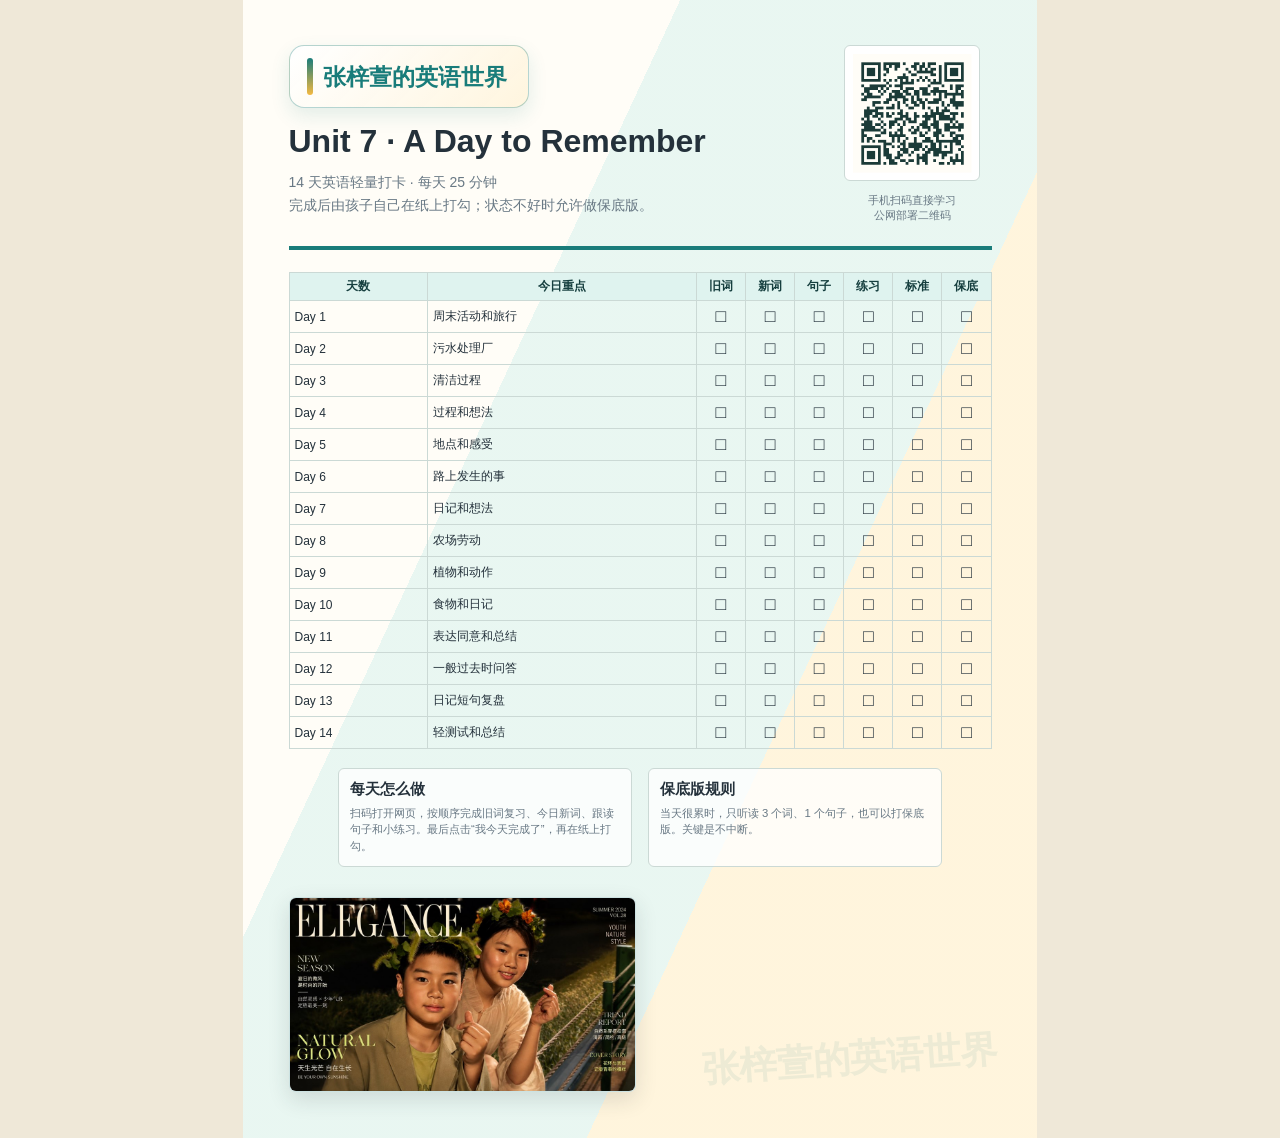
<file: print/unit7-checkin.html>
<!doctype html>
<html lang="zh-CN">
  <head>
    <meta charset="utf-8">
    <meta name="viewport" content="width=device-width, initial-scale=1">
    <title>张梓萱的英语世界 · Unit 7 打卡表</title>
    <style>
      :root {
        --ink: #24313b;
        --muted: #687884;
        --teal: #197c7a;
        --gold: #f4b942;
        --line: #cbd9d5;
        --paper: #fffdf7;
      }

      * { box-sizing: border-box; }

      body {
        margin: 0;
        color: var(--ink);
        background: #efe8d8;
        font-family: "Microsoft YaHei", "Segoe UI", sans-serif;
      }

      .sheet {
        position: relative;
        width: 210mm;
        min-height: 297mm;
        margin: 0 auto;
        overflow: hidden;
        background:
          linear-gradient(115deg, rgba(255, 253, 247, 0.96) 0 33%, rgba(231, 246, 241, 0.92) 33% 66%, rgba(255, 244, 219, 0.94) 66%),
          var(--paper);
        padding: 12mm;
      }

      .sheet::after {
        content: "张梓萱的英语世界";
        position: absolute;
        right: 10mm;
        bottom: 17mm;
        color: rgba(25, 124, 122, 0.08);
        font-size: 28pt;
        font-weight: 900;
        transform: rotate(-4deg);
        transform-origin: right bottom;
        white-space: nowrap;
      }

      .content {
        position: relative;
        z-index: 1;
      }

      .top {
        display: grid;
        grid-template-columns: 1fr 42mm;
        gap: 8mm;
        align-items: start;
        border-bottom: 4px solid var(--teal);
        padding-bottom: 6mm;
      }

      .badge {
        position: relative;
        display: inline-flex;
        align-items: center;
        gap: 2.5mm;
        margin-bottom: 4mm;
        border: 1.4px solid rgba(25, 124, 122, 0.32);
        border-radius: 4mm;
        background:
          linear-gradient(135deg, rgba(255, 255, 255, 0.94), rgba(255, 244, 219, 0.9)),
          #fff;
        color: var(--teal);
        padding: 3mm 5.5mm 3mm 4.5mm;
        font-size: 17pt;
        font-weight: 900;
        line-height: 1.15;
        box-shadow: 0 2mm 5mm rgba(25, 124, 122, 0.12);
      }

      .badge::before {
        content: "";
        width: 1.8mm;
        height: 10mm;
        border-radius: 999px;
        background: linear-gradient(180deg, var(--teal), var(--gold));
        flex: 0 0 auto;
      }

      h1 {
        margin: 0;
        font-size: 24pt;
        letter-spacing: 0;
      }

      .subtitle {
        margin: 3mm 0 0;
        color: var(--muted);
        font-size: 10.5pt;
        line-height: 1.6;
      }

      .qr {
        text-align: center;
      }

      .qr img {
        width: 36mm;
        height: 36mm;
        border: 1px solid var(--line);
        border-radius: 6px;
        background: #fff;
        padding: 2mm;
      }

      .qr p {
        margin: 2mm 0 0;
        color: var(--muted);
        font-size: 8pt;
        line-height: 1.4;
      }

      table {
        width: 100%;
        margin-top: 6mm;
        border-collapse: collapse;
        font-size: 9pt;
      }

      th,
      td {
        border: 1px solid var(--line);
        padding: 5px 5px;
        vertical-align: middle;
      }

      th {
        background: #dff3ef;
        color: #163f3f;
      }

      td.check {
        width: 13mm;
        text-align: center;
        font-size: 13pt;
      }

      .note-grid {
        display: grid;
        grid-template-columns: repeat(2, 78mm);
        justify-content: center;
        gap: 4mm;
        margin-top: 5mm;
      }

      .note {
        min-height: 22mm;
        border: 1px solid var(--line);
        border-radius: 6px;
        padding: 3mm;
        background: rgba(255, 255, 255, 0.78);
      }

      .note h2 {
        margin: 0 0 1.5mm;
        font-size: 11pt;
      }

      .note p {
        margin: 0;
        color: var(--muted);
        font-size: 8.5pt;
        line-height: 1.45;
      }

      .photo-card {
        width: 92mm;
        max-width: 100%;
        aspect-ratio: 16 / 9;
        margin: 8mm 0 0;
        border: 1px solid rgba(25, 124, 122, 0.22);
        border-radius: 7px;
        overflow: hidden;
        background: #fff;
        box-shadow: 0 2mm 6mm rgba(36, 49, 59, 0.14);
      }

      .photo-card img {
        display: block;
        width: 100%;
        height: 100%;
        object-fit: cover;
      }

      @media print {
        body { background: #fff; }
        .sheet { width: auto; min-height: auto; margin: 0; }
      }
    </style>
  </head>
  <body>
    <main class="sheet">
      <div class="content">
        <section class="top">
          <div>
            <span class="badge">张梓萱的英语世界</span>
            <h1>Unit 7 · A Day to Remember</h1>
            <p class="subtitle">14 天英语轻量打卡 · 每天 25 分钟<br>完成后由孩子自己在纸上打勾；状态不好时允许做保底版。</p>
          </div>
          <div class="qr">
            <img src="english-checkin-qr.png" alt="English Check-in QR code">
            <p>手机扫码直接学习<br>公网部署二维码</p>
          </div>
        </section>

        <table>
          <thead>
            <tr>
              <th>天数</th>
              <th>今日重点</th>
              <th>旧词</th>
              <th>新词</th>
              <th>句子</th>
              <th>练习</th>
              <th>标准</th>
              <th>保底</th>
            </tr>
          </thead>
          <tbody>
            <tr><td>Day 1</td><td>周末活动和旅行</td><td class="check">□</td><td class="check">□</td><td class="check">□</td><td class="check">□</td><td class="check">□</td><td class="check">□</td></tr>
            <tr><td>Day 2</td><td>污水处理厂</td><td class="check">□</td><td class="check">□</td><td class="check">□</td><td class="check">□</td><td class="check">□</td><td class="check">□</td></tr>
            <tr><td>Day 3</td><td>清洁过程</td><td class="check">□</td><td class="check">□</td><td class="check">□</td><td class="check">□</td><td class="check">□</td><td class="check">□</td></tr>
            <tr><td>Day 4</td><td>过程和想法</td><td class="check">□</td><td class="check">□</td><td class="check">□</td><td class="check">□</td><td class="check">□</td><td class="check">□</td></tr>
            <tr><td>Day 5</td><td>地点和感受</td><td class="check">□</td><td class="check">□</td><td class="check">□</td><td class="check">□</td><td class="check">□</td><td class="check">□</td></tr>
            <tr><td>Day 6</td><td>路上发生的事</td><td class="check">□</td><td class="check">□</td><td class="check">□</td><td class="check">□</td><td class="check">□</td><td class="check">□</td></tr>
            <tr><td>Day 7</td><td>日记和想法</td><td class="check">□</td><td class="check">□</td><td class="check">□</td><td class="check">□</td><td class="check">□</td><td class="check">□</td></tr>
            <tr><td>Day 8</td><td>农场劳动</td><td class="check">□</td><td class="check">□</td><td class="check">□</td><td class="check">□</td><td class="check">□</td><td class="check">□</td></tr>
            <tr><td>Day 9</td><td>植物和动作</td><td class="check">□</td><td class="check">□</td><td class="check">□</td><td class="check">□</td><td class="check">□</td><td class="check">□</td></tr>
            <tr><td>Day 10</td><td>食物和日记</td><td class="check">□</td><td class="check">□</td><td class="check">□</td><td class="check">□</td><td class="check">□</td><td class="check">□</td></tr>
            <tr><td>Day 11</td><td>表达同意和总结</td><td class="check">□</td><td class="check">□</td><td class="check">□</td><td class="check">□</td><td class="check">□</td><td class="check">□</td></tr>
            <tr><td>Day 12</td><td>一般过去时问答</td><td class="check">□</td><td class="check">□</td><td class="check">□</td><td class="check">□</td><td class="check">□</td><td class="check">□</td></tr>
            <tr><td>Day 13</td><td>日记短句复盘</td><td class="check">□</td><td class="check">□</td><td class="check">□</td><td class="check">□</td><td class="check">□</td><td class="check">□</td></tr>
            <tr><td>Day 14</td><td>轻测试和总结</td><td class="check">□</td><td class="check">□</td><td class="check">□</td><td class="check">□</td><td class="check">□</td><td class="check">□</td></tr>
          </tbody>
        </table>

        <section class="note-grid">
          <div class="note">
            <h2>每天怎么做</h2>
            <p>扫码打开网页，按顺序完成旧词复习、今日新词、跟读句子和小练习。最后点击“我今天完成了”，再在纸上打勾。</p>
          </div>
          <div class="note">
            <h2>保底版规则</h2>
            <p>当天很累时，只听读 3 个词、1 个句子，也可以打保底版。关键是不中断。</p>
          </div>
        </section>

        <figure class="photo-card">
          <img src="assets/zixuan-cover.jpg" alt="张梓萱的英语学习照片">
        </figure>
      </div>
    </main>
  </body>
</html>
</file>
<file: web/styles.css>
:root {
  --ink: #17252b;
  --muted: #667983;
  --paper: #fbf7ee;
  --surface: rgba(255, 255, 255, 0.88);
  --surface-strong: #ffffff;
  --line: rgba(45, 83, 86, 0.16);
  --teal: #176f70;
  --teal-deep: #0f4c51;
  --teal-soft: #e6f4ef;
  --gold: #d8a84f;
  --gold-soft: #fff4d7;
  --coral: #df765d;
  --blue: #355f9d;
  --rose: #d97688;
  --rose-soft: #ffe8ed;
  --mint: #c8eadb;
  --shadow: 0 24px 70px rgba(23, 37, 43, 0.13);
  --shadow-soft: 0 14px 34px rgba(23, 37, 43, 0.08);
}

* {
  box-sizing: border-box;
}

body {
  position: relative;
  margin: 0;
  overflow-x: hidden;
  color: var(--ink);
  background:
    radial-gradient(circle at 14% 0%, rgba(216, 168, 79, 0.28), transparent 29%),
    radial-gradient(circle at 88% 12%, rgba(23, 111, 112, 0.18), transparent 32%),
    linear-gradient(135deg, #f7f1e7 0%, #eef6f2 42%, #f8efe8 100%);
  font-family: "Microsoft YaHei", "Segoe UI", sans-serif;
}

body::before {
  content: "张梓萱的英语世界";
  position: fixed;
  right: -34px;
  bottom: 28px;
  z-index: -1;
  color: rgba(15, 76, 81, 0.06);
  font-size: clamp(48px, 11vw, 160px);
  font-weight: 900;
  letter-spacing: 0;
  transform: rotate(-7deg);
  white-space: nowrap;
}

body::after {
  content: "";
  position: fixed;
  inset: 0;
  z-index: -2;
  pointer-events: none;
  background:
    linear-gradient(rgba(255, 255, 255, 0.26) 1px, transparent 1px),
    linear-gradient(90deg, rgba(255, 255, 255, 0.22) 1px, transparent 1px);
  background-size: 44px 44px;
  mask-image: linear-gradient(to bottom, rgba(0, 0, 0, 0.52), transparent 72%);
}

button {
  font: inherit;
}

button,
select {
  -webkit-tap-highlight-color: transparent;
}

button:focus-visible,
select:focus-visible {
  outline: 3px solid rgba(216, 168, 79, 0.55);
  outline-offset: 3px;
}

[hidden] {
  display: none !important;
}

button,
.learn-item,
.routine-step,
.quiz-item,
.web-photo-card {
  transition:
    transform 160ms ease,
    border-color 160ms ease,
    box-shadow 160ms ease,
    background-color 160ms ease;
}

.app-shell {
  width: min(1180px, calc(100% - 32px));
  margin: 0 auto;
  padding: 28px 0 46px;
}

.hero {
  position: relative;
  overflow: hidden;
  display: grid;
  grid-template-columns: 1fr minmax(220px, 280px);
  gap: 24px;
  align-items: end;
  min-height: 280px;
  border: 1px solid rgba(255, 255, 255, 0.74);
  border-radius: 8px;
  background:
    linear-gradient(100deg, rgba(255, 255, 255, 0.94) 0%, rgba(255, 250, 239, 0.82) 44%, rgba(236, 247, 242, 0.74) 100%),
    radial-gradient(circle at 78% 18%, rgba(216, 168, 79, 0.24), transparent 28%),
    radial-gradient(circle at 88% 80%, rgba(23, 111, 112, 0.16), transparent 26%);
  box-shadow: var(--shadow);
  padding: 34px;
}

.hero::before {
  content: "";
  position: absolute;
  inset: 0;
  z-index: 0;
  background:
    radial-gradient(circle at 78% 18%, rgba(255, 255, 255, 0.72), transparent 20%),
    linear-gradient(90deg, rgba(255, 255, 255, 0.9), rgba(255, 255, 255, 0.28)),
    url("assets/premium-study-bg-v2.jpg");
  background-position: center;
  background-size: cover;
  opacity: 0.34;
}

.hero::after {
  content: "";
  position: absolute;
  right: 34px;
  top: 28px;
  width: 118px;
  height: 118px;
  border: 1px solid rgba(216, 168, 79, 0.38);
  border-radius: 50%;
  background: radial-gradient(circle, rgba(255, 255, 255, 0.74), rgba(216, 168, 79, 0.12) 62%, transparent 63%);
  opacity: 0.86;
}

.hero > * {
  position: relative;
  z-index: 1;
}

.hero > div:first-child,
.progress-panel,
.day-tabs,
.lesson-card,
.practice-card {
  animation: softRise 620ms ease both;
}

.progress-panel {
  animation-delay: 80ms;
}

.day-tabs {
  animation-delay: 130ms;
}

.lesson-card {
  animation-delay: 190ms;
}

.practice-card {
  animation-delay: 250ms;
}

.eyebrow {
  margin: 0 0 8px;
  color: var(--teal);
  font-size: 12px;
  font-weight: 700;
  letter-spacing: 0;
  text-transform: uppercase;
}

.brand-banner {
  position: relative;
  display: inline-flex;
  align-items: center;
  gap: 10px;
  margin: 0 0 18px;
  border: 1px solid rgba(216, 168, 79, 0.38);
  border-radius: 8px;
  background:
    linear-gradient(135deg, rgba(255, 255, 255, 0.96), rgba(255, 247, 226, 0.9)),
    #fff;
  color: var(--teal-deep);
  padding: 12px 18px 12px 14px;
  font-size: clamp(20px, 3vw, 30px);
  font-weight: 900;
  line-height: 1.1;
  box-shadow: 0 16px 32px rgba(23, 37, 43, 0.11);
  isolation: isolate;
  overflow: hidden;
}

.brand-banner::before {
  content: "";
  width: 7px;
  height: 28px;
  border-radius: 999px;
  background: linear-gradient(180deg, var(--teal), var(--gold));
  flex: 0 0 auto;
}

.brand-banner::after {
  content: "";
  position: absolute;
  inset: 0 auto 0 -70px;
  z-index: -1;
  width: 58px;
  background: linear-gradient(100deg, transparent, rgba(255, 255, 255, 0.72), transparent);
  animation: badgeShine 5s ease-in-out infinite;
}

h1,
h2,
h3,
p {
  margin-top: 0;
}

h1 {
  margin-bottom: 10px;
  max-width: 780px;
  font-size: clamp(38px, 6vw, 72px);
  line-height: 0.95;
  letter-spacing: 0;
}

h2 {
  margin-bottom: 10px;
  font-size: 28px;
  letter-spacing: 0;
}

h3 {
  margin-bottom: 12px;
  font-size: 18px;
  letter-spacing: 0;
}

.hero-copy,
.goal,
.practice-note,
.complete-note {
  color: var(--muted);
  line-height: 1.7;
}

.hero-copy {
  max-width: 620px;
  font-size: 17px;
}

.fallback-panel {
  display: grid;
  gap: 8px;
  margin: 16px 0 20px;
  border: 1px solid rgba(233, 108, 76, 0.45);
  border-radius: 8px;
  background: #fff0ea;
  padding: 14px;
}

.fallback-panel strong {
  color: #87381f;
}

.fallback-panel span {
  color: var(--ink);
  line-height: 1.6;
}

.fallback-panel button {
  justify-self: start;
  border: 0;
  border-radius: 8px;
  background: var(--coral);
  color: #ffffff;
  cursor: pointer;
  padding: 10px 12px;
}

.progress-panel,
.lesson-card,
.practice-card {
  border: 1px solid rgba(255, 255, 255, 0.72);
  border-radius: 8px;
  background:
    linear-gradient(180deg, rgba(255, 255, 255, 0.94), rgba(255, 253, 247, 0.86)),
    var(--surface);
  box-shadow: var(--shadow);
  backdrop-filter: blur(18px);
}

.progress-panel {
  padding: 18px;
  border-color: rgba(23, 111, 112, 0.16);
  background:
    linear-gradient(180deg, rgba(255, 255, 255, 0.94), rgba(245, 252, 248, 0.88)),
    #ffffff;
}

.progress-label {
  display: block;
  margin-bottom: 8px;
  color: var(--muted);
  font-size: 14px;
}

.unit-picker-label {
  display: block;
  margin-bottom: 8px;
  color: var(--muted);
  font-size: 14px;
}

.unit-picker {
  width: 100%;
  margin-bottom: 18px;
  border: 1px solid rgba(23, 111, 112, 0.18);
  border-radius: 8px;
  background: rgba(255, 255, 255, 0.78);
  color: var(--ink);
  padding: 10px 12px;
  box-shadow: inset 0 1px 0 rgba(255, 255, 255, 0.78);
}

.progress-panel strong {
  display: block;
  margin-bottom: 14px;
  font-size: 34px;
}

.progress-track {
  height: 12px;
  overflow: hidden;
  border-radius: 999px;
  background: rgba(23, 111, 112, 0.11);
}

.progress-track span {
  display: block;
  width: 0%;
  height: 100%;
  border-radius: inherit;
  background: linear-gradient(90deg, var(--teal-deep), var(--teal), var(--gold));
  transition: width 680ms cubic-bezier(0.22, 1, 0.36, 1);
}

.progress-track.progress-bump {
  animation: progressBump 520ms ease;
}

.day-tabs {
  display: grid;
  grid-template-columns: repeat(7, minmax(0, 1fr));
  gap: 10px;
  margin: 24px 0;
}

.day-tab {
  position: relative;
  overflow: hidden;
  min-height: 56px;
  border: 1px solid rgba(255, 255, 255, 0.72);
  border-radius: 8px;
  color: var(--ink);
  background:
    linear-gradient(180deg, rgba(255, 255, 255, 0.94), rgba(255, 252, 244, 0.84)),
    var(--surface);
  cursor: pointer;
  box-shadow: 0 10px 24px rgba(23, 37, 43, 0.06);
}

.day-tab:hover {
  border-color: rgba(216, 168, 79, 0.56);
  box-shadow: 0 14px 30px rgba(23, 37, 43, 0.11);
  transform: translateY(-2px);
}

.day-tab.active {
  border-color: rgba(15, 76, 81, 0.6);
  color: #ffffff;
  background: linear-gradient(135deg, var(--teal-deep), var(--teal));
  box-shadow: 0 16px 34px rgba(15, 76, 81, 0.22);
}

.day-tab.done {
  border-color: rgba(216, 168, 79, 0.62);
  background: linear-gradient(135deg, #fff7dc, #ffffff);
}

.day-tab.done.active {
  background: linear-gradient(135deg, var(--teal), #2fa092);
}

.day-tab.done::before {
  content: "";
  position: absolute;
  top: 7px;
  right: 8px;
  width: 10px;
  height: 10px;
  background: var(--gold);
  clip-path: polygon(50% 0%, 62% 34%, 98% 35%, 69% 56%, 79% 91%, 50% 70%, 21% 91%, 31% 56%, 2% 35%, 38% 34%);
}

.day-tab.done::after {
  content: "完成";
  display: block;
  margin-top: 2px;
  font-size: 12px;
  color: inherit;
}

.today-layout {
  display: grid;
  grid-template-columns: minmax(0, 1fr) minmax(340px, 400px);
  gap: 22px;
}

.lesson-card,
.practice-card {
  position: relative;
  overflow: hidden;
  padding: 24px;
}

.lesson-card::before,
.practice-card::before {
  content: "";
  position: absolute;
  inset: 0 0 auto;
  height: 4px;
  background: linear-gradient(90deg, var(--teal-deep), var(--gold), var(--rose));
  opacity: 0.84;
}

.lesson-heading {
  display: flex;
  justify-content: space-between;
  gap: 16px;
  align-items: start;
}

.ghost-button {
  min-width: 88px;
  border: 1px solid rgba(23, 111, 112, 0.28);
  border-radius: 8px;
  color: var(--teal-deep);
  background:
    linear-gradient(180deg, rgba(255, 255, 255, 0.9), rgba(230, 244, 239, 0.9)),
    var(--teal-soft);
  cursor: pointer;
  padding: 10px 12px;
  box-shadow: var(--shadow-soft);
}

.routine {
  display: grid;
  grid-template-columns: repeat(5, minmax(0, 1fr));
  gap: 10px;
  margin: 18px 0 26px;
}

.routine-step {
  border: 1px solid rgba(23, 111, 112, 0.12);
  border-radius: 8px;
  padding: 12px;
  background:
    linear-gradient(180deg, rgba(255, 255, 255, 0.84), rgba(255, 250, 237, 0.72)),
    var(--paper);
}

.routine-step:hover,
.learn-item:hover,
.review-audio:hover,
.quiz-item:hover,
.web-photo-card:hover {
  border-color: rgba(25, 124, 122, 0.32);
  box-shadow: 0 12px 24px rgba(37, 49, 59, 0.09);
  transform: translateY(-2px);
}

.routine-step strong {
  display: block;
  margin-bottom: 4px;
  color: var(--teal-deep);
}

.routine-step span {
  color: var(--muted);
  font-size: 12px;
}

.block {
  margin-top: 20px;
}

.chip-row {
  display: grid;
  grid-template-columns: repeat(5, minmax(0, 1fr));
  gap: 8px;
}

.chip {
  border-radius: 999px;
  background: #edf1f5;
  padding: 8px 12px;
  font-size: 14px;
}

.review-audio {
  position: relative;
  overflow: hidden;
  min-height: 70px;
  border: 1px solid rgba(23, 111, 112, 0.13);
  border-radius: 8px;
  background: rgba(255, 255, 255, 0.86);
  color: var(--ink);
  cursor: pointer;
  padding: 10px;
  text-align: left;
}

.review-audio.is-playing {
  border-color: var(--gold);
  background: #fff8dd;
  animation: tinyPop 420ms ease;
}

.review-audio strong {
  display: block;
  font-size: 15px;
}

.review-audio span {
  display: block;
  margin-top: 5px;
  color: var(--muted);
  font-size: 12px;
}

.item-list {
  display: grid;
  gap: 10px;
}

.learn-item {
  position: relative;
  overflow: hidden;
  display: grid;
  grid-template-columns: 3px minmax(0, 1fr) auto auto;
  gap: 10px;
  align-items: center;
  border: 1px solid rgba(23, 111, 112, 0.13);
  border-radius: 8px;
  padding: 13px;
  background:
    linear-gradient(180deg, rgba(255, 255, 255, 0.96), rgba(255, 253, 248, 0.9)),
    #ffffff;
  box-shadow: 0 10px 26px rgba(23, 37, 43, 0.055);
}

.learn-item::before {
  content: "";
  width: 3px;
  align-self: stretch;
  border-radius: 999px;
  background: linear-gradient(180deg, var(--teal), var(--gold));
  grid-row: 1 / -1;
  grid-column: 1;
  opacity: 0.75;
}

.learn-item > div {
  grid-column: 2;
}

.learn-item.is-playing {
  border-color: var(--gold);
  background: linear-gradient(135deg, #fffdf6, #fff7d8);
  box-shadow: 0 12px 26px rgba(244, 185, 66, 0.18);
}

.learn-item.is-playing::after,
.review-audio.is-playing::after {
  content: "";
  position: absolute;
  top: 10px;
  right: 12px;
  width: 12px;
  height: 12px;
  background: var(--gold);
  clip-path: polygon(50% 0%, 62% 34%, 98% 35%, 69% 56%, 79% 91%, 50% 70%, 21% 91%, 31% 56%, 2% 35%, 38% 34%);
  animation: sparkleTwinkle 900ms ease-in-out infinite;
}

.learn-item strong {
  display: block;
  font-size: 18px;
}

.learn-item span {
  display: block;
  margin-top: 4px;
  color: var(--muted);
  font-size: 14px;
}

.audio-button {
  border: 0;
  border-radius: 8px;
  background: linear-gradient(135deg, #2f5c96, #4779bd);
  color: white;
  cursor: pointer;
  padding: 10px 13px;
  box-shadow: 0 10px 20px rgba(53, 95, 157, 0.18);
}

.audio-button:hover,
.ghost-button:hover,
.fallback-panel button:hover,
.complete-button:hover {
  filter: brightness(1.04);
  transform: translateY(-1px);
}

.audio-button:active,
.ghost-button:active,
.fallback-panel button:active,
.complete-button:active,
.day-tab:active,
.choice:active {
  transform: translateY(0) scale(0.98);
}

.audio-button.is-playing {
  background: linear-gradient(135deg, var(--blue), #5d8ad0);
  animation: audioPulse 720ms ease-in-out infinite;
}

.audio-button.slow {
  background: linear-gradient(135deg, var(--coral), var(--rose));
}

.audio-button.slow.is-playing {
  background: linear-gradient(135deg, var(--coral), var(--rose));
}

.quiz-item {
  margin-bottom: 16px;
  border: 1px solid rgba(23, 111, 112, 0.13);
  border-radius: 8px;
  padding: 15px;
  background:
    linear-gradient(180deg, rgba(255, 255, 255, 0.92), rgba(255, 250, 240, 0.76)),
    var(--paper);
  box-shadow: 0 10px 24px rgba(23, 37, 43, 0.055);
}

.quiz-item.answered-correct {
  border-color: rgba(25, 124, 122, 0.42);
  background: linear-gradient(135deg, var(--paper), #f3fff9);
}

.quiz-item.answered-wrong {
  border-color: rgba(233, 108, 76, 0.35);
  background: linear-gradient(135deg, var(--paper), #fff6f2);
}

.quiz-prompt {
  margin-bottom: 10px;
  font-weight: 700;
  line-height: 1.6;
}

.choice {
  display: flex;
  align-items: center;
  justify-content: space-between;
  gap: 10px;
  width: 100%;
  margin-top: 8px;
  border: 1px solid rgba(23, 111, 112, 0.12);
  border-radius: 8px;
  background: rgba(255, 255, 255, 0.88);
  cursor: pointer;
  padding: 10px;
  text-align: left;
}

.choice:hover {
  border-color: rgba(63, 111, 181, 0.35);
  box-shadow: 0 8px 18px rgba(37, 49, 59, 0.07);
}

.choice.correct {
  border-color: var(--teal);
  background: linear-gradient(135deg, var(--teal-soft), #f5fff9);
  animation: answerPop 360ms ease;
}

.choice.correct::after {
  content: "答对啦";
  flex: 0 0 auto;
  border-radius: 999px;
  background: #ffffff;
  color: var(--teal);
  padding: 3px 8px;
  font-size: 12px;
  font-weight: 700;
}

.choice.wrong {
  border-color: var(--coral);
  background: linear-gradient(135deg, #fff0ea, #fffaf6);
  animation: gentleShake 260ms ease;
}

.choice.wrong::after {
  content: "再试一次";
  flex: 0 0 auto;
  border-radius: 999px;
  background: #ffffff;
  color: #a3462b;
  padding: 3px 8px;
  font-size: 12px;
  font-weight: 700;
}

.complete-button {
  width: 100%;
  border: 0;
  border-radius: 8px;
  background:
    linear-gradient(135deg, var(--teal-deep), var(--teal) 56%, #2f9a8a),
    var(--teal);
  color: #ffffff;
  cursor: pointer;
  padding: 15px 16px;
  font-weight: 700;
  box-shadow: 0 16px 32px rgba(15, 76, 81, 0.22);
}

.complete-button.is-celebrating {
  animation: completeGlow 850ms ease;
}

.complete-note {
  margin: 12px 0 0;
  text-align: center;
}

.web-photo-card {
  position: relative;
  margin: 18px 0 0;
  border: 1px solid rgba(216, 168, 79, 0.32);
  border-radius: 8px;
  overflow: hidden;
  background:
    linear-gradient(135deg, rgba(255, 255, 255, 0.95), rgba(255, 247, 226, 0.88)),
    #fff;
  box-shadow: 0 18px 40px rgba(23, 37, 43, 0.14);
}

.web-photo-card::before {
  content: "";
  position: absolute;
  inset: 10px;
  z-index: 1;
  border: 1px solid rgba(255, 255, 255, 0.52);
  border-radius: 6px;
  pointer-events: none;
}

.web-photo-card::after {
  content: "Keep going";
  position: absolute;
  left: 14px;
  bottom: 14px;
  z-index: 2;
  border: 1px solid rgba(255, 255, 255, 0.46);
  border-radius: 999px;
  background: rgba(15, 76, 81, 0.72);
  color: #ffffff;
  padding: 6px 10px;
  font-size: 12px;
  font-weight: 700;
  backdrop-filter: blur(10px);
}

.web-photo-card img {
  display: block;
  width: 100%;
  aspect-ratio: 16 / 9;
  object-fit: cover;
  filter: saturate(1.04) contrast(1.03);
}

.celebration {
  position: fixed;
  inset: 0;
  z-index: 50;
  display: grid;
  place-items: center;
  pointer-events: none;
  opacity: 0;
  transition: opacity 180ms ease;
}

.celebration.show {
  opacity: 1;
}

.celebration-card {
  min-width: min(320px, calc(100vw - 48px));
  border: 1px solid rgba(216, 168, 79, 0.5);
  border-radius: 8px;
  background:
    linear-gradient(135deg, rgba(255, 255, 255, 0.96), rgba(255, 246, 226, 0.96)),
    #ffffff;
  box-shadow: 0 24px 60px rgba(37, 49, 59, 0.2);
  padding: 20px 24px;
  text-align: center;
  animation: celebrationCard 1200ms ease both;
}

.celebration-card strong {
  display: block;
  color: var(--teal-deep);
  font-size: 26px;
  line-height: 1.2;
}

.celebration-card span {
  display: block;
  margin-top: 8px;
  color: var(--muted);
  line-height: 1.5;
}

.celebration-spark {
  position: absolute;
  left: 50%;
  top: 50%;
  width: var(--size, 10px);
  height: var(--size, 10px);
  background: var(--color, var(--gold));
  clip-path: polygon(50% 0%, 62% 34%, 98% 35%, 69% 56%, 79% 91%, 50% 70%, 21% 91%, 31% 56%, 2% 35%, 38% 34%);
  animation: sparkleBurst 920ms ease-out forwards;
}

@keyframes softRise {
  from {
    opacity: 0;
    transform: translateY(16px);
  }
  to {
    opacity: 1;
    transform: translateY(0);
  }
}

@keyframes badgeShine {
  0%,
  48% {
    transform: translateX(0);
  }
  62%,
  100% {
    transform: translateX(420px);
  }
}

@keyframes progressBump {
  0%,
  100% {
    transform: scaleY(1);
  }
  45% {
    transform: scaleY(1.35);
  }
}

@keyframes tinyPop {
  0% {
    transform: scale(1);
  }
  50% {
    transform: scale(1.02);
  }
  100% {
    transform: scale(1);
  }
}

@keyframes sparkleTwinkle {
  0%,
  100% {
    transform: rotate(0deg) scale(0.88);
    opacity: 0.7;
  }
  50% {
    transform: rotate(18deg) scale(1.18);
    opacity: 1;
  }
}

@keyframes audioPulse {
  0%,
  100% {
    box-shadow: 0 0 0 0 rgba(63, 111, 181, 0.26);
  }
  50% {
    box-shadow: 0 0 0 7px rgba(63, 111, 181, 0);
  }
}

@keyframes answerPop {
  0% {
    transform: scale(1);
  }
  50% {
    transform: scale(1.015);
  }
  100% {
    transform: scale(1);
  }
}

@keyframes gentleShake {
  0%,
  100% {
    transform: translateX(0);
  }
  33% {
    transform: translateX(-3px);
  }
  66% {
    transform: translateX(3px);
  }
}

@keyframes completeGlow {
  0%,
  100% {
    box-shadow: none;
  }
  45% {
    box-shadow: 0 0 0 8px rgba(244, 185, 66, 0.18), 0 12px 24px rgba(25, 124, 122, 0.18);
  }
}

@keyframes celebrationCard {
  0% {
    opacity: 0;
    transform: translateY(14px) scale(0.94);
  }
  18%,
  78% {
    opacity: 1;
    transform: translateY(0) scale(1);
  }
  100% {
    opacity: 0;
    transform: translateY(-8px) scale(0.98);
  }
}

@keyframes sparkleBurst {
  from {
    opacity: 1;
    transform: translate(-50%, -50%) rotate(0deg) scale(0.8);
  }
  to {
    opacity: 0;
    transform: translate(calc(-50% + var(--x)), calc(-50% + var(--y))) rotate(var(--r)) scale(0.2);
  }
}

@media (prefers-reduced-motion: reduce) {
  *,
  *::before,
  *::after {
    animation-duration: 1ms !important;
    animation-iteration-count: 1 !important;
    scroll-behavior: auto !important;
    transition-duration: 1ms !important;
  }
}

@media (max-width: 860px) {
  .hero,
  .today-layout {
    grid-template-columns: 1fr;
  }

  .hero {
    min-height: auto;
    padding: 24px;
  }

  .day-tabs {
    grid-template-columns: repeat(4, minmax(0, 1fr));
  }

  .routine {
    grid-template-columns: repeat(2, minmax(0, 1fr));
  }

  .chip-row {
    grid-template-columns: repeat(2, minmax(0, 1fr));
  }
}

@media (max-width: 560px) {
  .app-shell {
    width: min(100% - 20px, 1120px);
    padding-top: 18px;
  }

  .hero {
    padding: 18px;
  }

  .day-tabs {
    grid-template-columns: repeat(2, minmax(0, 1fr));
  }

  .learn-item {
    grid-template-columns: 3px 1fr;
  }

  .learn-item .audio-button {
    grid-column: 2;
    justify-self: start;
  }

  .chip-row {
    grid-template-columns: 1fr;
  }
}
</file>
